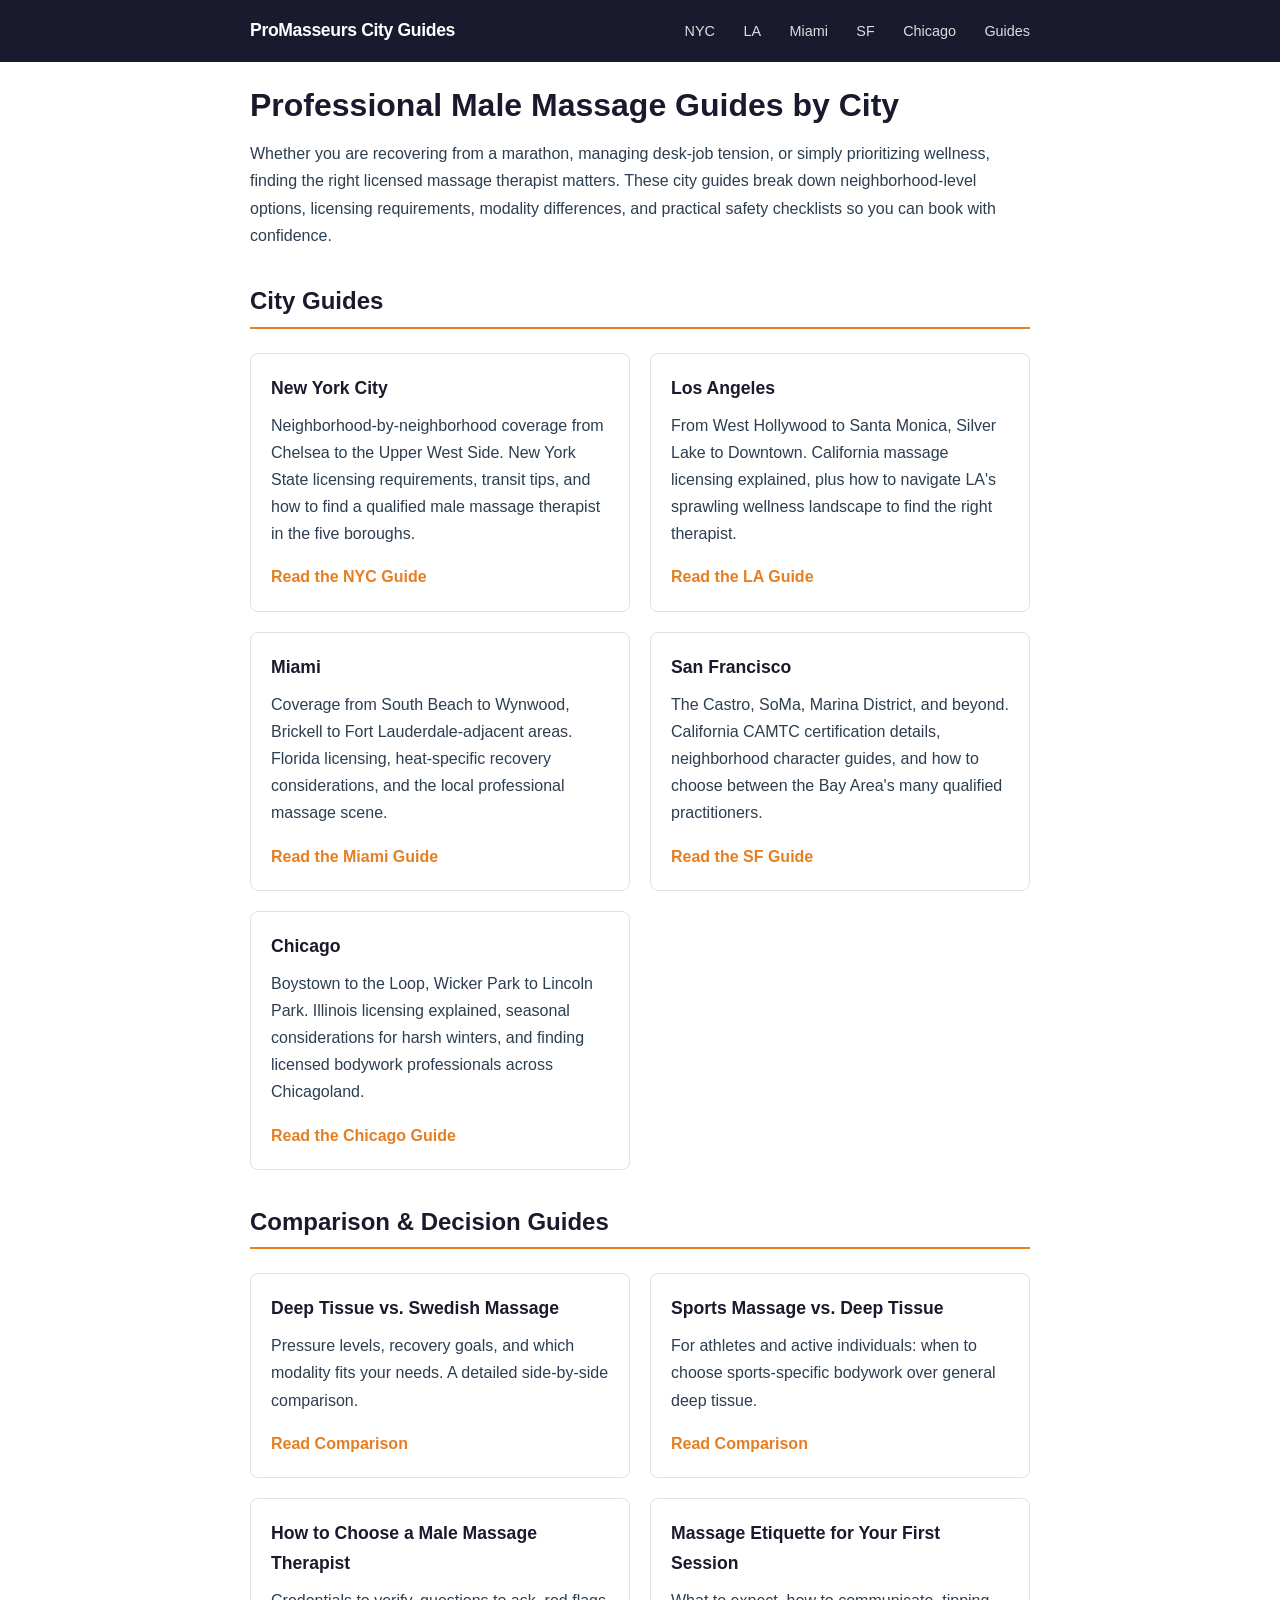
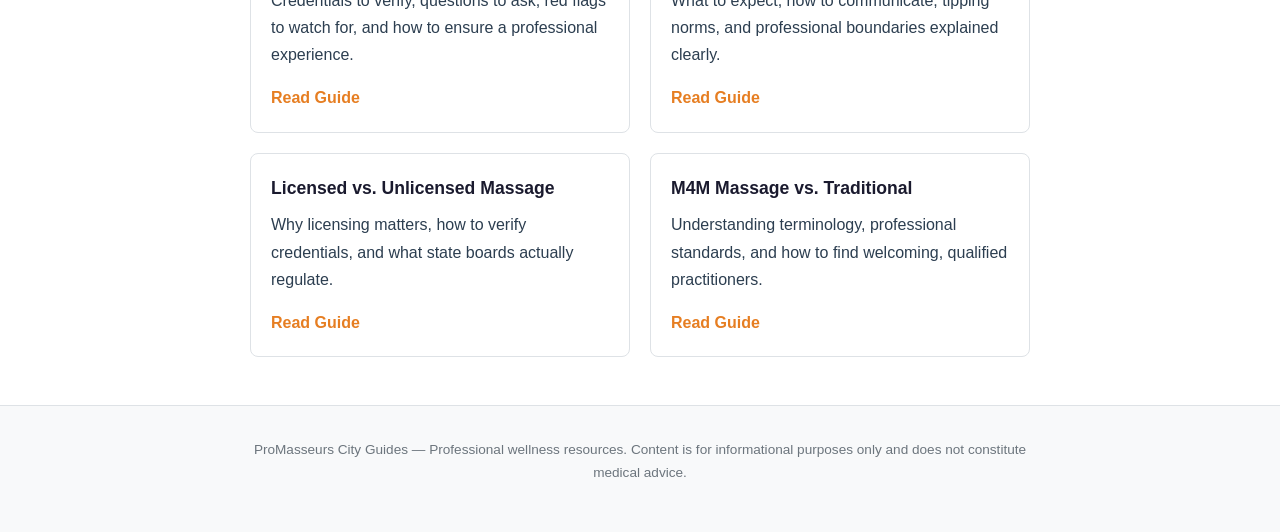
<file: index.html>
<!DOCTYPE html>
<html lang="en">
<head>
<meta charset="UTF-8">
<meta name="viewport" content="width=device-width, initial-scale=1.0">
<title>Professional Male Massage City Guides | ProMasseurs Resource Hub</title>
<meta name="description" content="Expert city-by-city guides for finding licensed male massage therapists. Neighborhood coverage, safety checklists, and modality guides for NYC, LA, Miami, San Francisco, and Chicago.">
<link rel="canonical" href="https://masseurspro.github.io/promasseurs-city-intent-guides/">
<meta property="og:title" content="Professional Male Massage City Guides | ProMasseurs Resource Hub">
<meta property="og:description" content="Expert city-by-city guides for finding licensed male massage therapists. Neighborhood coverage, safety checklists, and modality guides.">
<meta property="og:type" content="website">
<meta property="og:url" content="https://masseurspro.github.io/promasseurs-city-intent-guides/">
<link rel="stylesheet" href="style.css">
<script type="application/ld+json">
{"@context":"https://schema.org","@type":"WebSite","name":"ProMasseurs City Guides","url":"https://masseurspro.github.io/promasseurs-city-intent-guides/","description":"Professional city guides for finding licensed male massage therapists"}
</script>
</head>
<body>
<header>
<div class="container">
<a href="/" class="site-title">ProMasseurs City Guides</a>
<nav>
<a href="/promasseurs-city-intent-guides/cities/new-york/">NYC</a>
<a href="/promasseurs-city-intent-guides/cities/los-angeles/">LA</a>
<a href="/promasseurs-city-intent-guides/cities/miami/">Miami</a>
<a href="/promasseurs-city-intent-guides/cities/san-francisco/">SF</a>
<a href="/promasseurs-city-intent-guides/cities/chicago/">Chicago</a>
<a href="/promasseurs-city-intent-guides/guides/">Guides</a>
</nav>
</div>
</header>
<main class="container">
<h1>Professional Male Massage Guides by City</h1>
<p>Whether you are recovering from a marathon, managing desk-job tension, or simply prioritizing wellness, finding the right licensed massage therapist matters. These city guides break down neighborhood-level options, licensing requirements, modality differences, and practical safety checklists so you can book with confidence.</p>

<h2>City Guides</h2>
<div class="guide-grid">
<div class="guide-card">
<h3>New York City</h3>
<p>Neighborhood-by-neighborhood coverage from Chelsea to the Upper West Side. New York State licensing requirements, transit tips, and how to find a qualified male massage therapist in the five boroughs.</p>
<a href="/promasseurs-city-intent-guides/cities/new-york/">Read the NYC Guide</a>
</div>
<div class="guide-card">
<h3>Los Angeles</h3>
<p>From West Hollywood to Santa Monica, Silver Lake to Downtown. California massage licensing explained, plus how to navigate LA's sprawling wellness landscape to find the right therapist.</p>
<a href="/promasseurs-city-intent-guides/cities/los-angeles/">Read the LA Guide</a>
</div>
<div class="guide-card">
<h3>Miami</h3>
<p>Coverage from South Beach to Wynwood, Brickell to Fort Lauderdale-adjacent areas. Florida licensing, heat-specific recovery considerations, and the local professional massage scene.</p>
<a href="/promasseurs-city-intent-guides/cities/miami/">Read the Miami Guide</a>
</div>
<div class="guide-card">
<h3>San Francisco</h3>
<p>The Castro, SoMa, Marina District, and beyond. California CAMTC certification details, neighborhood character guides, and how to choose between the Bay Area's many qualified practitioners.</p>
<a href="/promasseurs-city-intent-guides/cities/san-francisco/">Read the SF Guide</a>
</div>
<div class="guide-card">
<h3>Chicago</h3>
<p>Boystown to the Loop, Wicker Park to Lincoln Park. Illinois licensing explained, seasonal considerations for harsh winters, and finding licensed bodywork professionals across Chicagoland.</p>
<a href="/promasseurs-city-intent-guides/cities/chicago/">Read the Chicago Guide</a>
</div>
</div>

<h2>Comparison &amp; Decision Guides</h2>
<div class="guide-grid">
<div class="guide-card">
<h3>Deep Tissue vs. Swedish Massage</h3>
<p>Pressure levels, recovery goals, and which modality fits your needs. A detailed side-by-side comparison.</p>
<a href="/promasseurs-city-intent-guides/guides/deep-tissue-vs-swedish.html">Read Comparison</a>
</div>
<div class="guide-card">
<h3>Sports Massage vs. Deep Tissue</h3>
<p>For athletes and active individuals: when to choose sports-specific bodywork over general deep tissue.</p>
<a href="/promasseurs-city-intent-guides/guides/sports-massage-vs-deep-tissue.html">Read Comparison</a>
</div>
<div class="guide-card">
<h3>How to Choose a Male Massage Therapist</h3>
<p>Credentials to verify, questions to ask, red flags to watch for, and how to ensure a professional experience.</p>
<a href="/promasseurs-city-intent-guides/guides/how-to-choose-male-massage-therapist.html">Read Guide</a>
</div>
<div class="guide-card">
<h3>Massage Etiquette for Your First Session</h3>
<p>What to expect, how to communicate, tipping norms, and professional boundaries explained clearly.</p>
<a href="/promasseurs-city-intent-guides/guides/massage-etiquette-first-session.html">Read Guide</a>
</div>
<div class="guide-card">
<h3>Licensed vs. Unlicensed Massage</h3>
<p>Why licensing matters, how to verify credentials, and what state boards actually regulate.</p>
<a href="/promasseurs-city-intent-guides/guides/licensed-vs-unlicensed-massage.html">Read Guide</a>
</div>
<div class="guide-card">
<h3>M4M Massage vs. Traditional</h3>
<p>Understanding terminology, professional standards, and how to find welcoming, qualified practitioners.</p>
<a href="/promasseurs-city-intent-guides/guides/m4m-massage-vs-traditional.html">Read Guide</a>
</div>
</div>
</main>
<footer>
<div class="container">
<p>ProMasseurs City Guides — Professional wellness resources. Content is for informational purposes only and does not constitute medical advice.</p>
</div>
</footer>
</body>
</html>
</file>
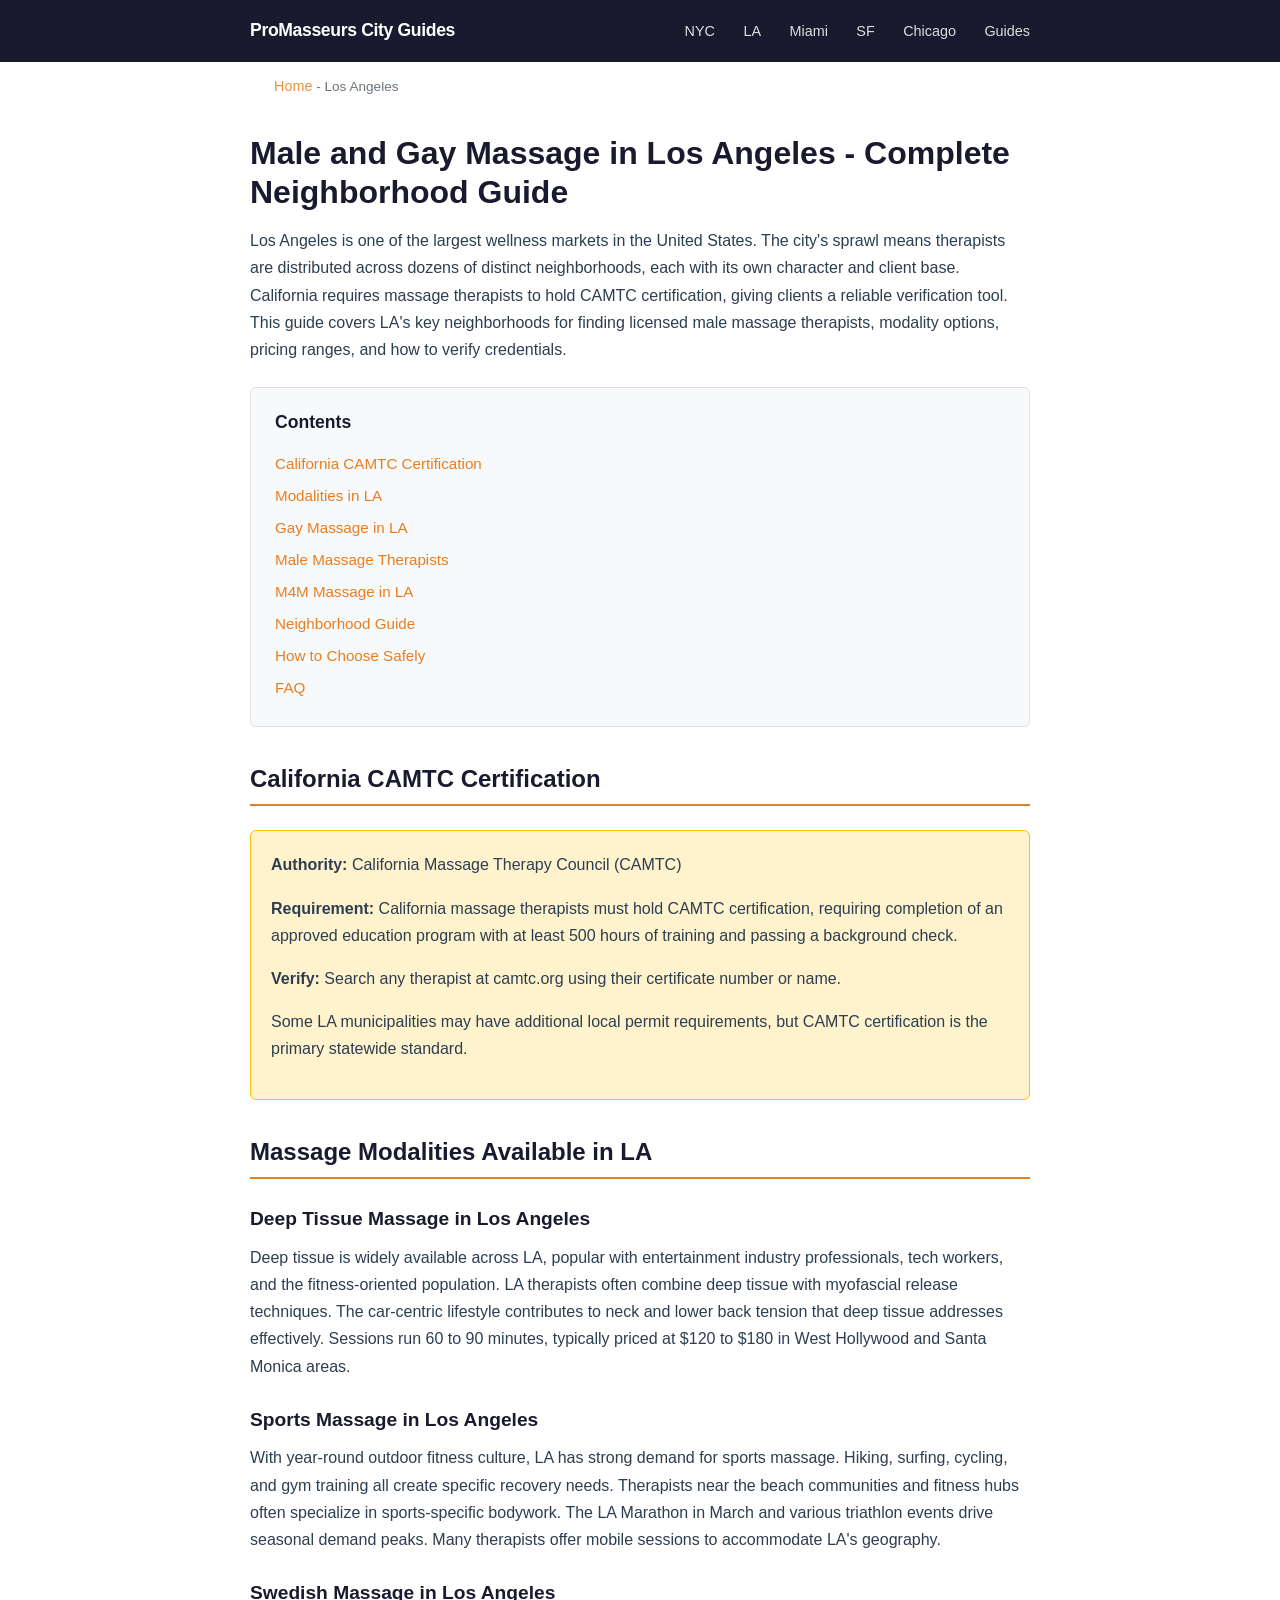
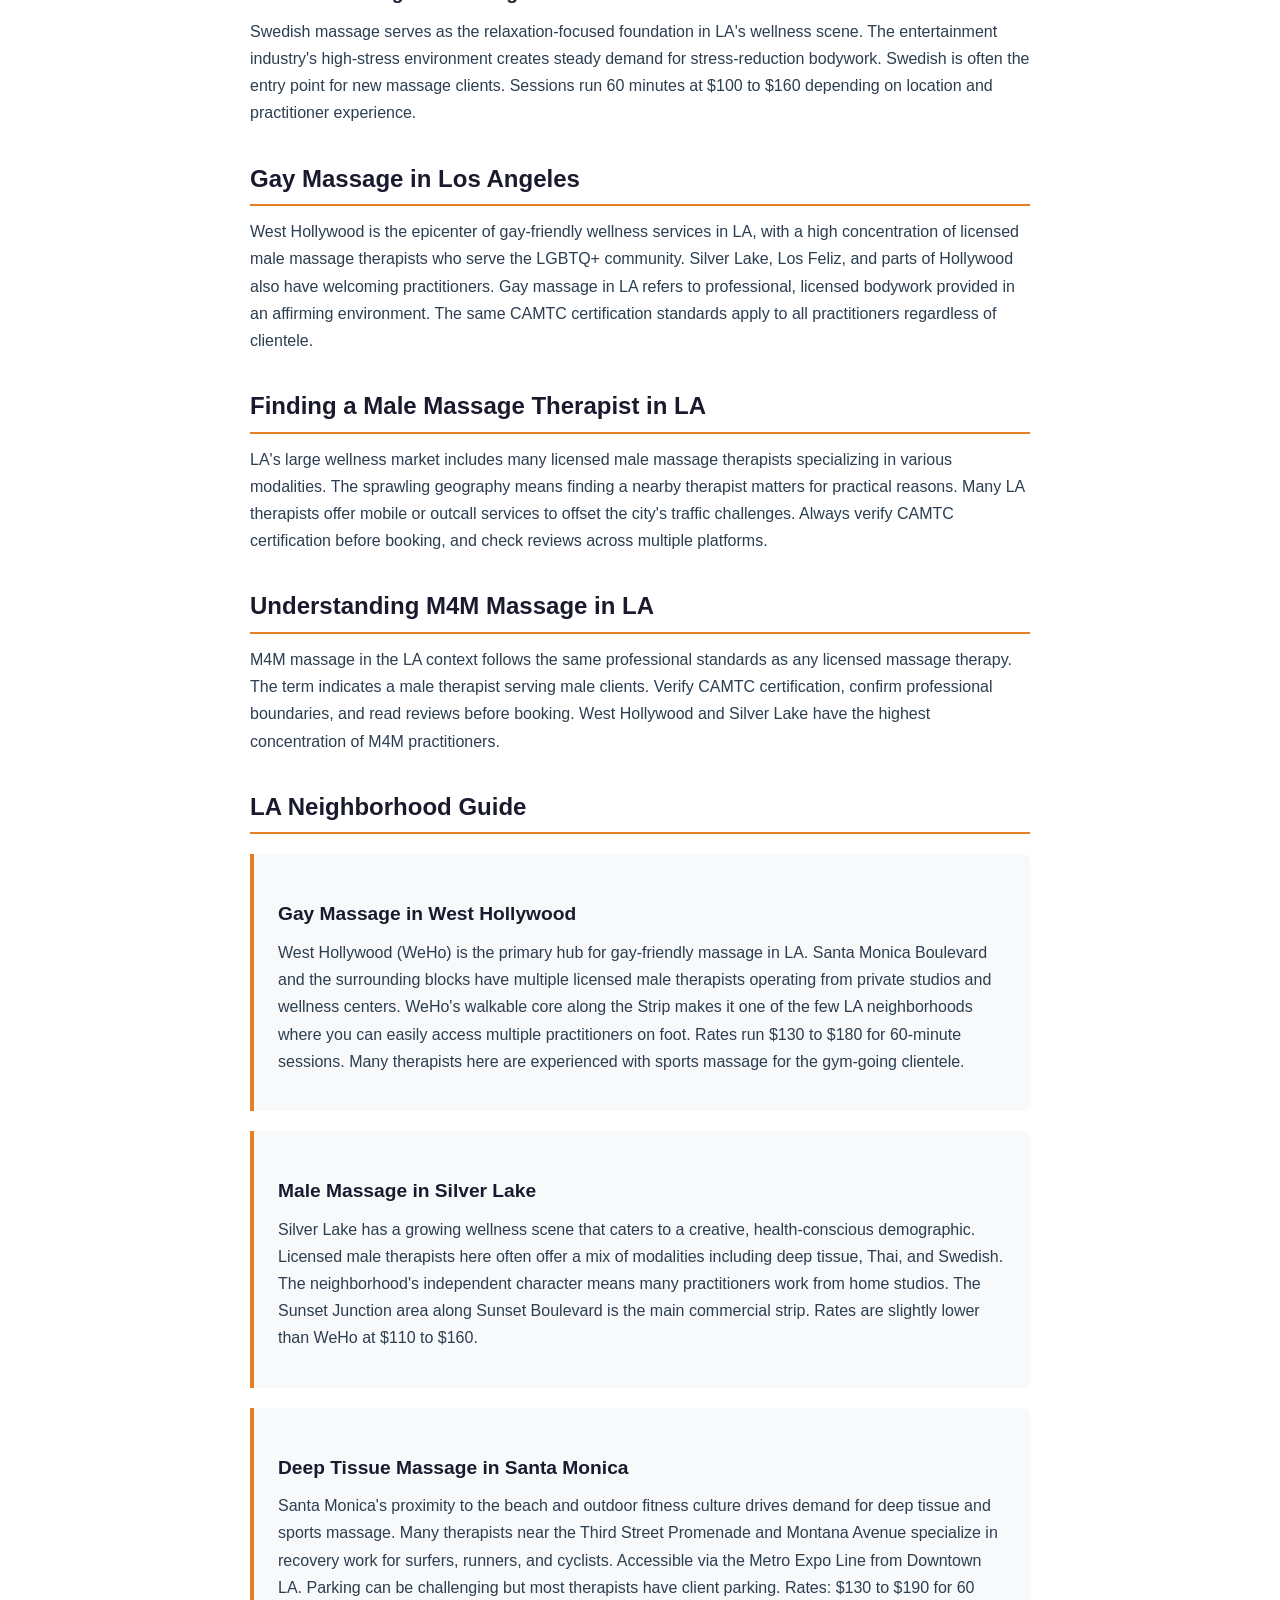
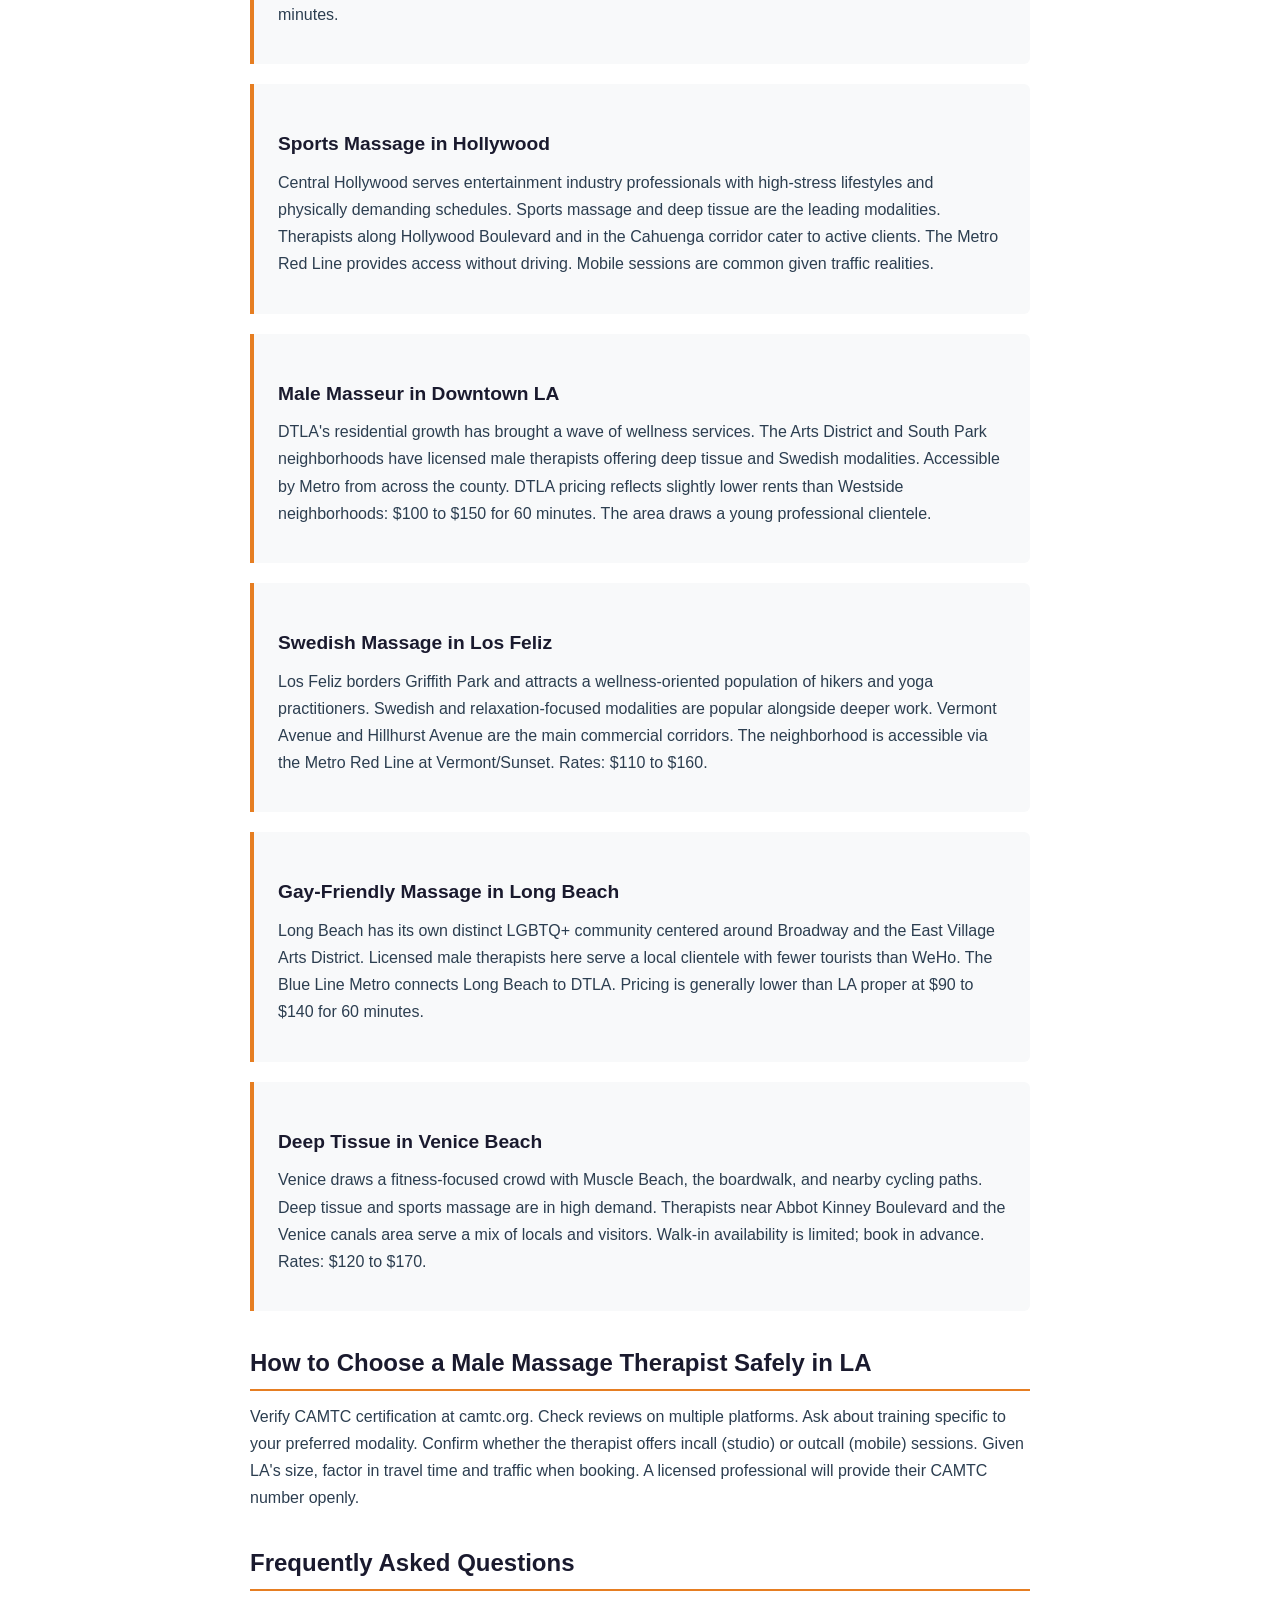
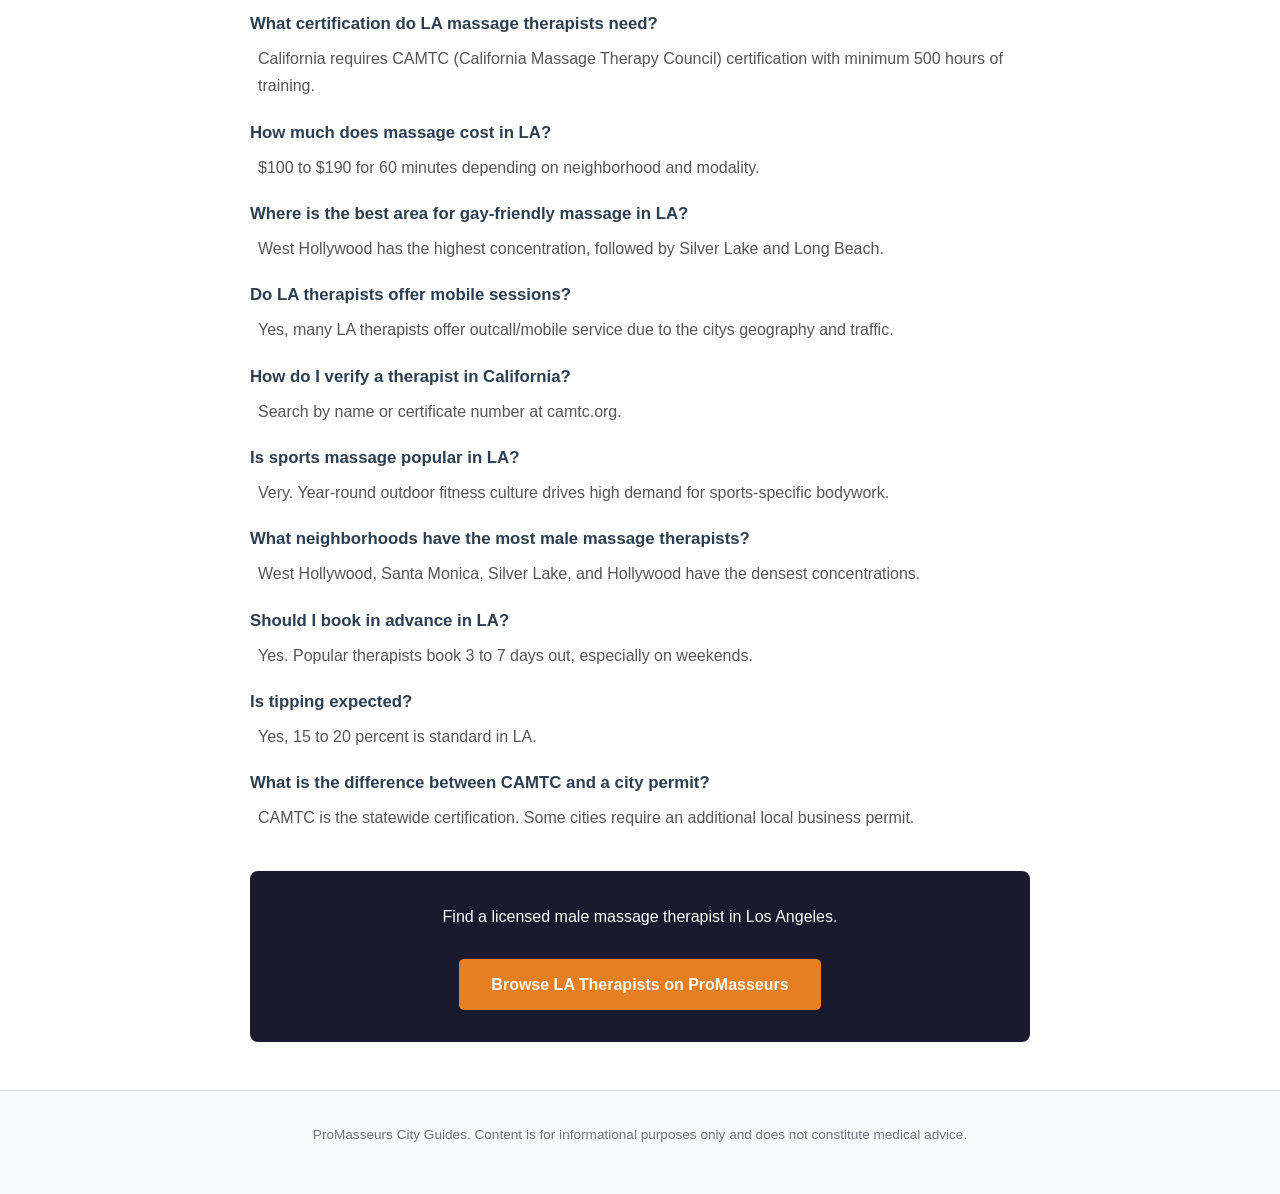
<file: cities/los-angeles/index.html>
<!DOCTYPE html>
<html lang="en">
<head>
<meta charset="UTF-8">
<meta name="viewport" content="width=device-width, initial-scale=1.0">
<title>Male and Gay Massage in Los Angeles - Neighborhood Guide</title>
<meta name="description" content="LA guide to finding licensed male massage therapists. West Hollywood, Silver Lake, Santa Monica, DTLA and more. CAMTC certification, costs, and safety tips.">
<link rel="canonical" href="https://masseurspro.github.io/promasseurs-city-intent-guides/cities/los-angeles/">
<meta property="og:title" content="Male and Gay Massage in Los Angeles - Neighborhood Guide">
<meta property="og:description" content="LA guide to licensed male massage therapists by neighborhood.">
<meta property="og:type" content="article">
<meta property="og:url" content="https://masseurspro.github.io/promasseurs-city-intent-guides/cities/los-angeles/">
<link rel="stylesheet" href="https://masseurspro.github.io/promasseurs-city-intent-guides/style.css">
</head>
<body>
<header><div class="container"><a href="https://masseurspro.github.io/promasseurs-city-intent-guides/" class="site-title">ProMasseurs City Guides</a><nav><a href="https://masseurspro.github.io/promasseurs-city-intent-guides/cities/new-york/">NYC</a> <a href="https://masseurspro.github.io/promasseurs-city-intent-guides/cities/los-angeles/">LA</a> <a href="https://masseurspro.github.io/promasseurs-city-intent-guides/cities/miami/">Miami</a> <a href="https://masseurspro.github.io/promasseurs-city-intent-guides/cities/san-francisco/">SF</a> <a href="https://masseurspro.github.io/promasseurs-city-intent-guides/cities/chicago/">Chicago</a> <a href="https://masseurspro.github.io/promasseurs-city-intent-guides/guides/">Guides</a></nav></div></header>
<main class="container">
<nav class="breadcrumb" aria-label="Breadcrumb"><a href="https://masseurspro.github.io/promasseurs-city-intent-guides/">Home</a> - Los Angeles</nav>
<h1>Male and Gay Massage in Los Angeles - Complete Neighborhood Guide</h1>
<p>Los Angeles is one of the largest wellness markets in the United States. The city's sprawl means therapists are distributed across dozens of distinct neighborhoods, each with its own character and client base. California requires massage therapists to hold CAMTC certification, giving clients a reliable verification tool. This guide covers LA's key neighborhoods for finding licensed male massage therapists, modality options, pricing ranges, and how to verify credentials.</p>
<div class="toc"><h2>Contents</h2><ul><li><a href="#licensing">California CAMTC Certification</a></li><li><a href="#modalities">Modalities in LA</a></li><li><a href="#gay-massage">Gay Massage in LA</a></li><li><a href="#male-therapist">Male Massage Therapists</a></li><li><a href="#m4m">M4M Massage in LA</a></li><li><a href="#neighborhoods">Neighborhood Guide</a></li><li><a href="#choosing">How to Choose Safely</a></li><li><a href="#faq">FAQ</a></li></ul></div>
<h2 id="licensing">California CAMTC Certification</h2>
<div class="licensing-box"><p><strong>Authority:</strong> California Massage Therapy Council (CAMTC)</p><p><strong>Requirement:</strong> California massage therapists must hold CAMTC certification, requiring completion of an approved education program with at least 500 hours of training and passing a background check.</p><p><strong>Verify:</strong> Search any therapist at camtc.org using their certificate number or name.</p><p>Some LA municipalities may have additional local permit requirements, but CAMTC certification is the primary statewide standard.</p></div>
<h2 id="modalities">Massage Modalities Available in LA</h2>
<h3>Deep Tissue Massage in Los Angeles</h3>
<p>Deep tissue is widely available across LA, popular with entertainment industry professionals, tech workers, and the fitness-oriented population. LA therapists often combine deep tissue with myofascial release techniques. The car-centric lifestyle contributes to neck and lower back tension that deep tissue addresses effectively. Sessions run 60 to 90 minutes, typically priced at $120 to $180 in West Hollywood and Santa Monica areas.</p>
<h3>Sports Massage in Los Angeles</h3>
<p>With year-round outdoor fitness culture, LA has strong demand for sports massage. Hiking, surfing, cycling, and gym training all create specific recovery needs. Therapists near the beach communities and fitness hubs often specialize in sports-specific bodywork. The LA Marathon in March and various triathlon events drive seasonal demand peaks. Many therapists offer mobile sessions to accommodate LA's geography.</p>
<h3>Swedish Massage in Los Angeles</h3>
<p>Swedish massage serves as the relaxation-focused foundation in LA's wellness scene. The entertainment industry's high-stress environment creates steady demand for stress-reduction bodywork. Swedish is often the entry point for new massage clients. Sessions run 60 minutes at $100 to $160 depending on location and practitioner experience.</p>
<h2 id="gay-massage">Gay Massage in Los Angeles</h2>
<p>West Hollywood is the epicenter of gay-friendly wellness services in LA, with a high concentration of licensed male massage therapists who serve the LGBTQ+ community. Silver Lake, Los Feliz, and parts of Hollywood also have welcoming practitioners. Gay massage in LA refers to professional, licensed bodywork provided in an affirming environment. The same CAMTC certification standards apply to all practitioners regardless of clientele.</p>
<h2 id="male-therapist">Finding a Male Massage Therapist in LA</h2>
<p>LA's large wellness market includes many licensed male massage therapists specializing in various modalities. The sprawling geography means finding a nearby therapist matters for practical reasons. Many LA therapists offer mobile or outcall services to offset the city's traffic challenges. Always verify CAMTC certification before booking, and check reviews across multiple platforms.</p>
<h2 id="m4m">Understanding M4M Massage in LA</h2>
<p>M4M massage in the LA context follows the same professional standards as any licensed massage therapy. The term indicates a male therapist serving male clients. Verify CAMTC certification, confirm professional boundaries, and read reviews before booking. West Hollywood and Silver Lake have the highest concentration of M4M practitioners.</p>
<h2 id="neighborhoods">LA Neighborhood Guide</h2>
<div class="neighborhood-section"><h3>Gay Massage in West Hollywood</h3><p>West Hollywood (WeHo) is the primary hub for gay-friendly massage in LA. Santa Monica Boulevard and the surrounding blocks have multiple licensed male therapists operating from private studios and wellness centers. WeHo's walkable core along the Strip makes it one of the few LA neighborhoods where you can easily access multiple practitioners on foot. Rates run $130 to $180 for 60-minute sessions. Many therapists here are experienced with sports massage for the gym-going clientele.</p></div>
<div class="neighborhood-section"><h3>Male Massage in Silver Lake</h3><p>Silver Lake has a growing wellness scene that caters to a creative, health-conscious demographic. Licensed male therapists here often offer a mix of modalities including deep tissue, Thai, and Swedish. The neighborhood's independent character means many practitioners work from home studios. The Sunset Junction area along Sunset Boulevard is the main commercial strip. Rates are slightly lower than WeHo at $110 to $160.</p></div>
<div class="neighborhood-section"><h3>Deep Tissue Massage in Santa Monica</h3><p>Santa Monica's proximity to the beach and outdoor fitness culture drives demand for deep tissue and sports massage. Many therapists near the Third Street Promenade and Montana Avenue specialize in recovery work for surfers, runners, and cyclists. Accessible via the Metro Expo Line from Downtown LA. Parking can be challenging but most therapists have client parking. Rates: $130 to $190 for 60 minutes.</p></div>
<div class="neighborhood-section"><h3>Sports Massage in Hollywood</h3><p>Central Hollywood serves entertainment industry professionals with high-stress lifestyles and physically demanding schedules. Sports massage and deep tissue are the leading modalities. Therapists along Hollywood Boulevard and in the Cahuenga corridor cater to active clients. The Metro Red Line provides access without driving. Mobile sessions are common given traffic realities.</p></div>
<div class="neighborhood-section"><h3>Male Masseur in Downtown LA</h3><p>DTLA's residential growth has brought a wave of wellness services. The Arts District and South Park neighborhoods have licensed male therapists offering deep tissue and Swedish modalities. Accessible by Metro from across the county. DTLA pricing reflects slightly lower rents than Westside neighborhoods: $100 to $150 for 60 minutes. The area draws a young professional clientele.</p></div>
<div class="neighborhood-section"><h3>Swedish Massage in Los Feliz</h3><p>Los Feliz borders Griffith Park and attracts a wellness-oriented population of hikers and yoga practitioners. Swedish and relaxation-focused modalities are popular alongside deeper work. Vermont Avenue and Hillhurst Avenue are the main commercial corridors. The neighborhood is accessible via the Metro Red Line at Vermont/Sunset. Rates: $110 to $160.</p></div>
<div class="neighborhood-section"><h3>Gay-Friendly Massage in Long Beach</h3><p>Long Beach has its own distinct LGBTQ+ community centered around Broadway and the East Village Arts District. Licensed male therapists here serve a local clientele with fewer tourists than WeHo. The Blue Line Metro connects Long Beach to DTLA. Pricing is generally lower than LA proper at $90 to $140 for 60 minutes.</p></div>
<div class="neighborhood-section"><h3>Deep Tissue in Venice Beach</h3><p>Venice draws a fitness-focused crowd with Muscle Beach, the boardwalk, and nearby cycling paths. Deep tissue and sports massage are in high demand. Therapists near Abbot Kinney Boulevard and the Venice canals area serve a mix of locals and visitors. Walk-in availability is limited; book in advance. Rates: $120 to $170.</p></div>
<h2 id="choosing">How to Choose a Male Massage Therapist Safely in LA</h2>
<p>Verify CAMTC certification at camtc.org. Check reviews on multiple platforms. Ask about training specific to your preferred modality. Confirm whether the therapist offers incall (studio) or outcall (mobile) sessions. Given LA's size, factor in travel time and traffic when booking. A licensed professional will provide their CAMTC number openly.</p>
<h2 id="faq">Frequently Asked Questions</h2>
<div class="faq-item"><h4>What certification do LA massage therapists need?</h4><p>California requires CAMTC (California Massage Therapy Council) certification with minimum 500 hours of training.</p></div>
<div class="faq-item"><h4>How much does massage cost in LA?</h4><p>$100 to $190 for 60 minutes depending on neighborhood and modality.</p></div>
<div class="faq-item"><h4>Where is the best area for gay-friendly massage in LA?</h4><p>West Hollywood has the highest concentration, followed by Silver Lake and Long Beach.</p></div>
<div class="faq-item"><h4>Do LA therapists offer mobile sessions?</h4><p>Yes, many LA therapists offer outcall/mobile service due to the citys geography and traffic.</p></div>
<div class="faq-item"><h4>How do I verify a therapist in California?</h4><p>Search by name or certificate number at camtc.org.</p></div>
<div class="faq-item"><h4>Is sports massage popular in LA?</h4><p>Very. Year-round outdoor fitness culture drives high demand for sports-specific bodywork.</p></div>
<div class="faq-item"><h4>What neighborhoods have the most male massage therapists?</h4><p>West Hollywood, Santa Monica, Silver Lake, and Hollywood have the densest concentrations.</p></div>
<div class="faq-item"><h4>Should I book in advance in LA?</h4><p>Yes. Popular therapists book 3 to 7 days out, especially on weekends.</p></div>
<div class="faq-item"><h4>Is tipping expected?</h4><p>Yes, 15 to 20 percent is standard in LA.</p></div>
<div class="faq-item"><h4>What is the difference between CAMTC and a city permit?</h4><p>CAMTC is the statewide certification. Some cities require an additional local business permit.</p></div>
<div class="cta-block"><p>Find a licensed male massage therapist in Los Angeles.</p><a href="https://promasseurs.com/Browse?city=Los+Angeles%2C+CA&utm_source=github&utm_medium=referral&utm_campaign=promasseurs_github_2026&utm_content=cityguide_la">Browse LA Therapists on ProMasseurs</a></div>
</main>
<footer><div class="container"><p>ProMasseurs City Guides. Content is for informational purposes only and does not constitute medical advice.</p></div></footer>
</body>
</html>
</file>
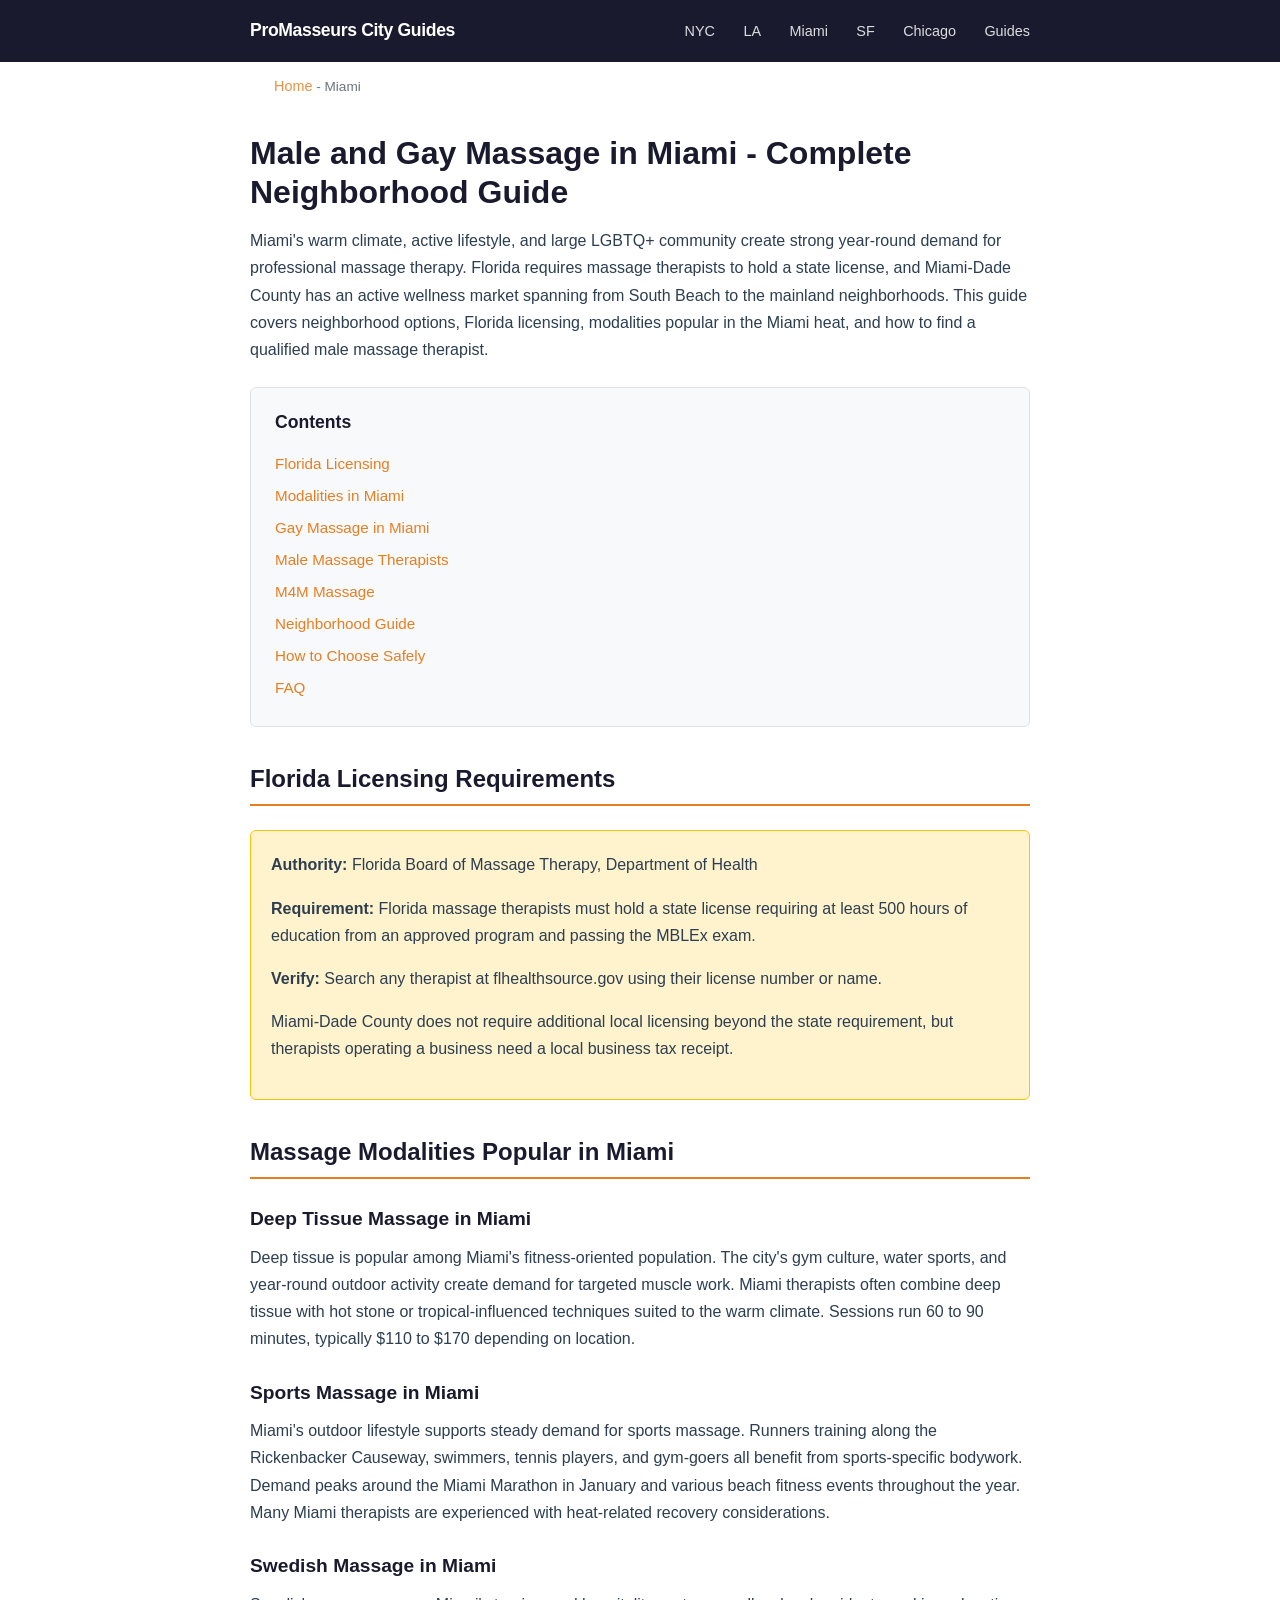
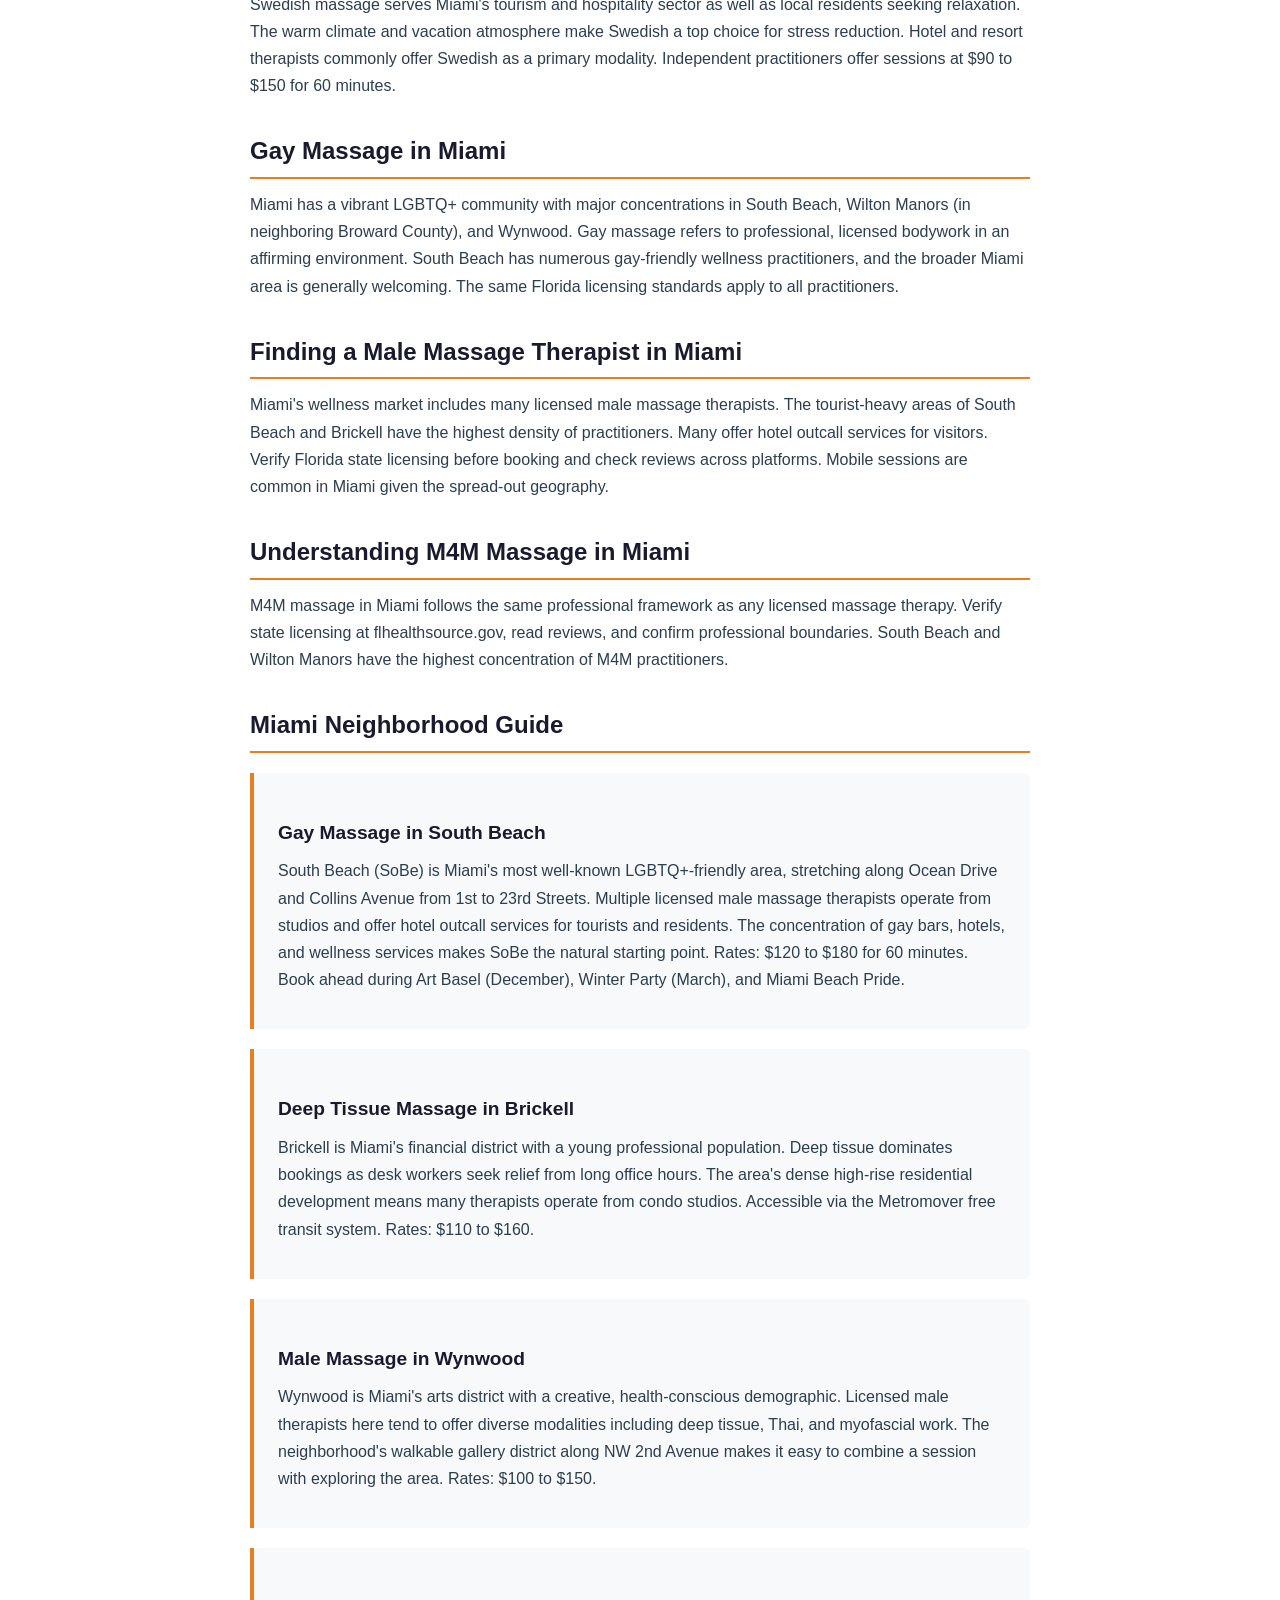
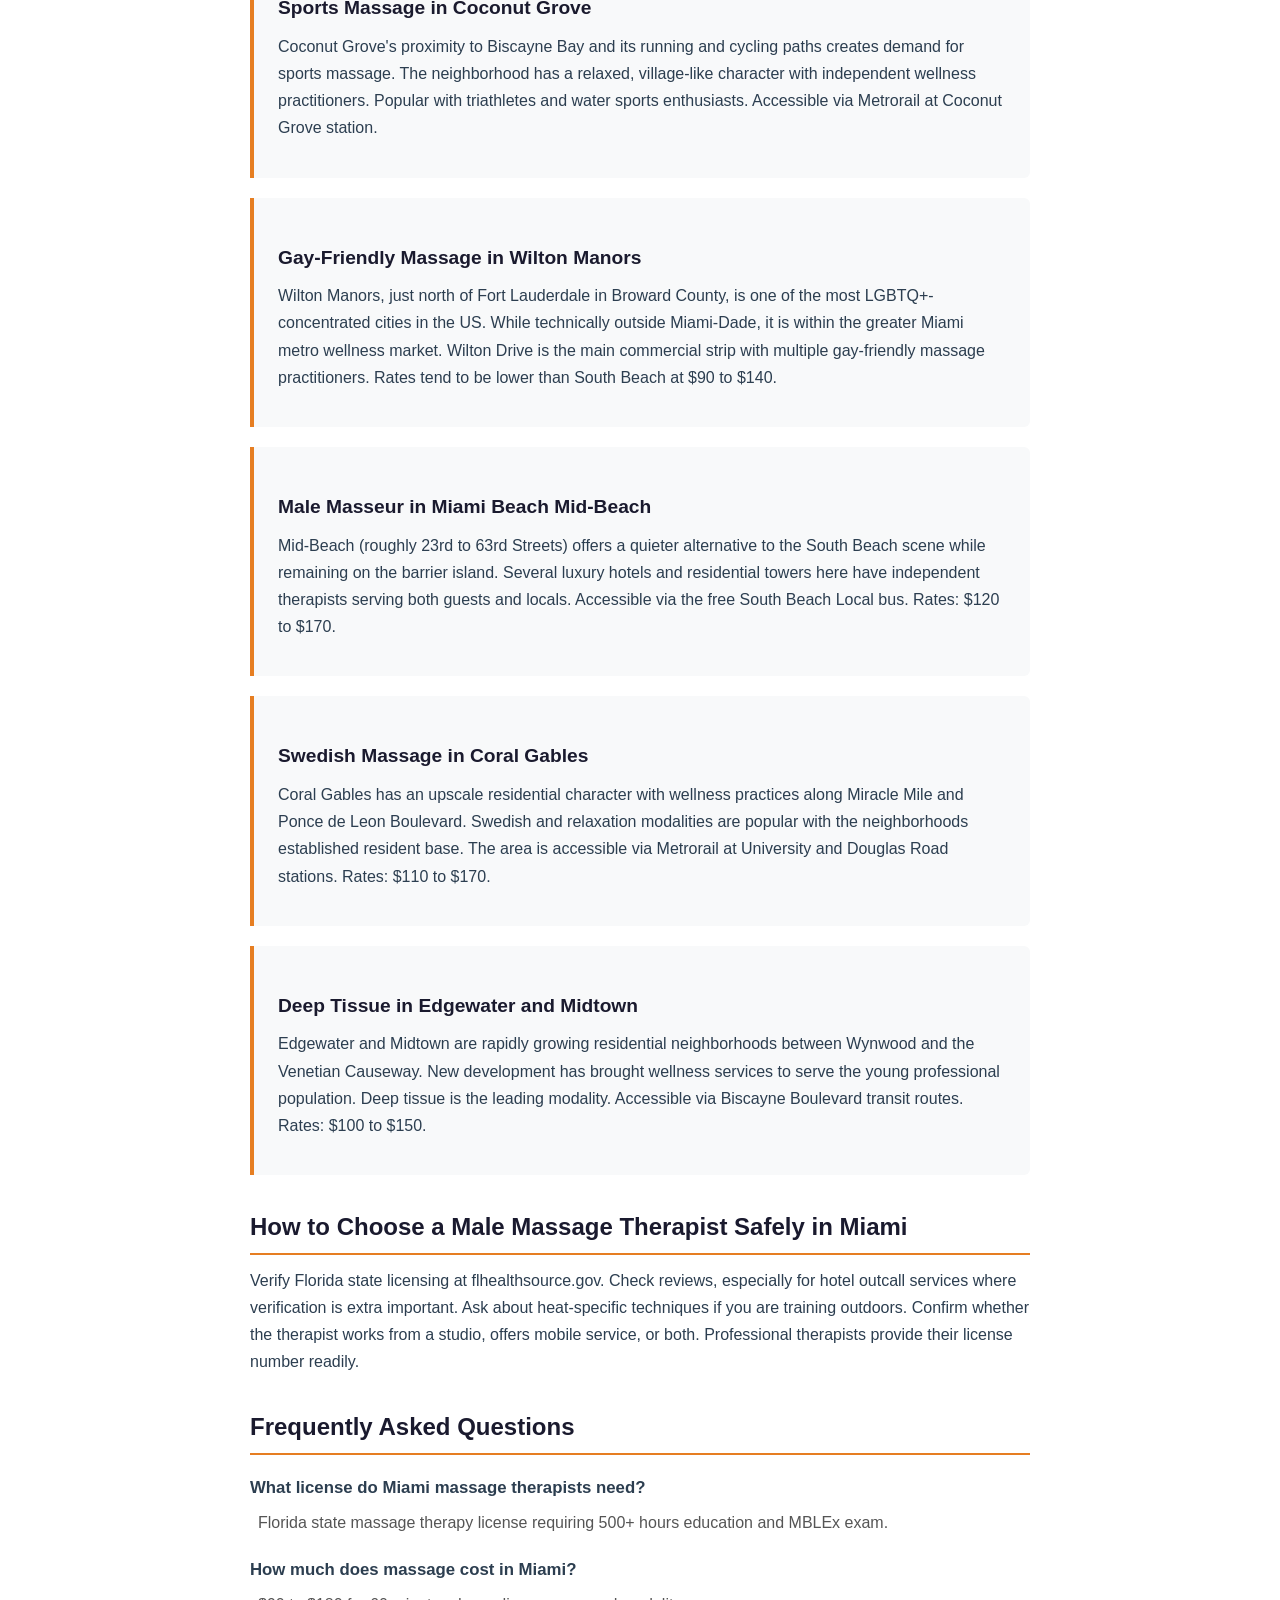
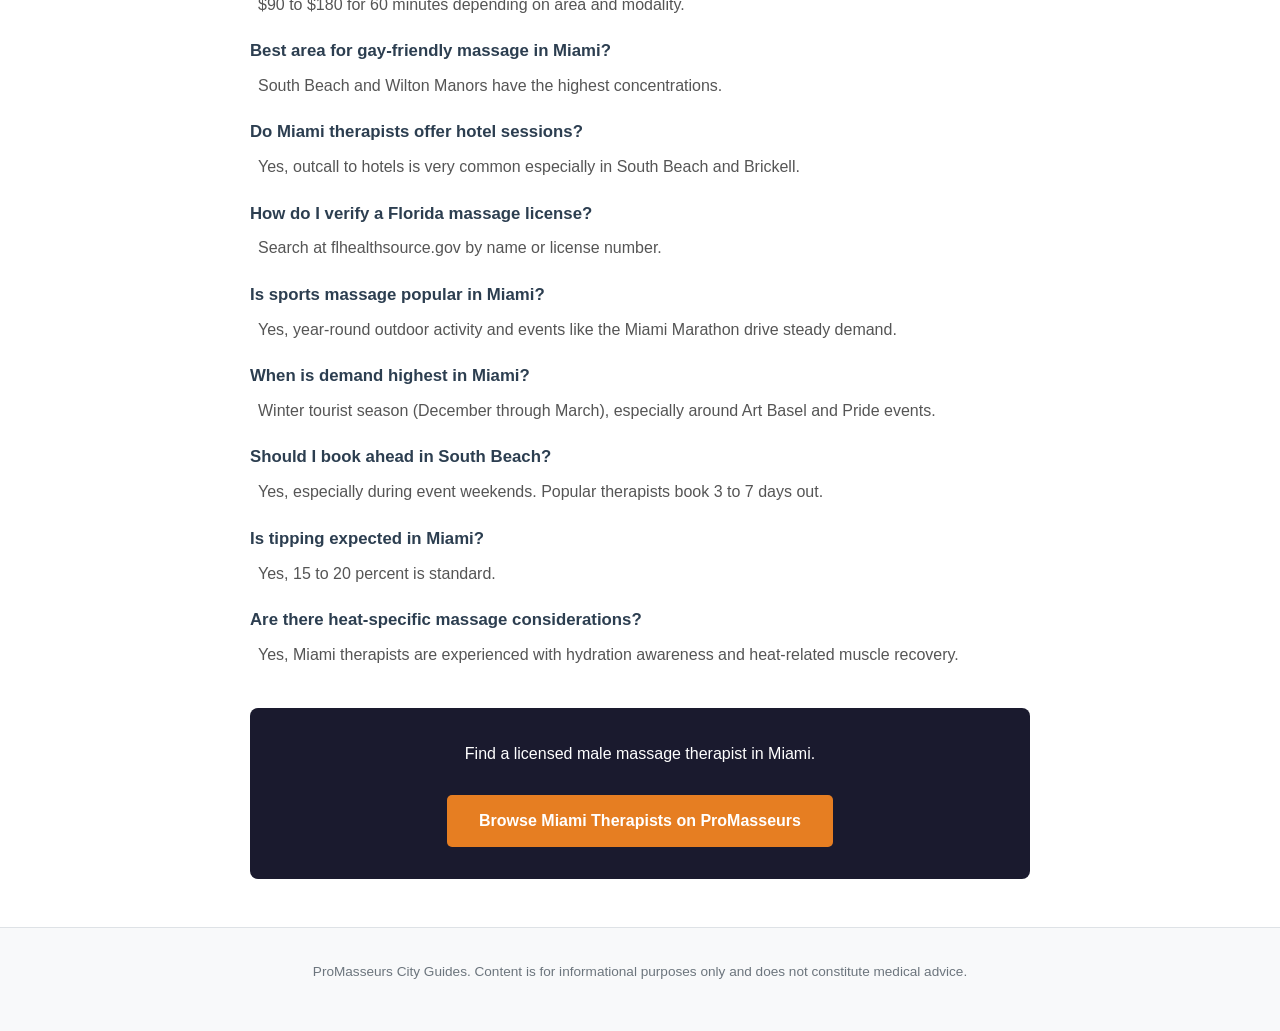
<file: cities/miami/index.html>
<!DOCTYPE html>
<html lang="en">
<head>
<meta charset="UTF-8">
<meta name="viewport" content="width=device-width, initial-scale=1.0">
<title>Male and Gay Massage in Miami - Neighborhood Guide</title>
<meta name="description" content="Miami guide to finding licensed male massage therapists. South Beach, Wynwood, Brickell, Wilton Manors and more. Florida licensing, costs, and safety tips.">
<link rel="canonical" href="https://masseurspro.github.io/promasseurs-city-intent-guides/cities/miami/">
<meta property="og:title" content="Male and Gay Massage in Miami - Neighborhood Guide">
<meta property="og:description" content="Miami guide to licensed male massage therapists by neighborhood.">
<meta property="og:type" content="article">
<meta property="og:url" content="https://masseurspro.github.io/promasseurs-city-intent-guides/cities/miami/">
<link rel="stylesheet" href="https://masseurspro.github.io/promasseurs-city-intent-guides/style.css">
</head>
<body>
<header><div class="container"><a href="https://masseurspro.github.io/promasseurs-city-intent-guides/" class="site-title">ProMasseurs City Guides</a><nav><a href="https://masseurspro.github.io/promasseurs-city-intent-guides/cities/new-york/">NYC</a> <a href="https://masseurspro.github.io/promasseurs-city-intent-guides/cities/los-angeles/">LA</a> <a href="https://masseurspro.github.io/promasseurs-city-intent-guides/cities/miami/">Miami</a> <a href="https://masseurspro.github.io/promasseurs-city-intent-guides/cities/san-francisco/">SF</a> <a href="https://masseurspro.github.io/promasseurs-city-intent-guides/cities/chicago/">Chicago</a> <a href="https://masseurspro.github.io/promasseurs-city-intent-guides/guides/">Guides</a></nav></div></header>
<main class="container">
<nav class="breadcrumb" aria-label="Breadcrumb"><a href="https://masseurspro.github.io/promasseurs-city-intent-guides/">Home</a> - Miami</nav>
<h1>Male and Gay Massage in Miami - Complete Neighborhood Guide</h1>
<p>Miami's warm climate, active lifestyle, and large LGBTQ+ community create strong year-round demand for professional massage therapy. Florida requires massage therapists to hold a state license, and Miami-Dade County has an active wellness market spanning from South Beach to the mainland neighborhoods. This guide covers neighborhood options, Florida licensing, modalities popular in the Miami heat, and how to find a qualified male massage therapist.</p>
<div class="toc"><h2>Contents</h2><ul><li><a href="#licensing">Florida Licensing</a></li><li><a href="#modalities">Modalities in Miami</a></li><li><a href="#gay-massage">Gay Massage in Miami</a></li><li><a href="#male-therapist">Male Massage Therapists</a></li><li><a href="#m4m">M4M Massage</a></li><li><a href="#neighborhoods">Neighborhood Guide</a></li><li><a href="#choosing">How to Choose Safely</a></li><li><a href="#faq">FAQ</a></li></ul></div>
<h2 id="licensing">Florida Licensing Requirements</h2>
<div class="licensing-box"><p><strong>Authority:</strong> Florida Board of Massage Therapy, Department of Health</p><p><strong>Requirement:</strong> Florida massage therapists must hold a state license requiring at least 500 hours of education from an approved program and passing the MBLEx exam.</p><p><strong>Verify:</strong> Search any therapist at flhealthsource.gov using their license number or name.</p><p>Miami-Dade County does not require additional local licensing beyond the state requirement, but therapists operating a business need a local business tax receipt.</p></div>
<h2 id="modalities">Massage Modalities Popular in Miami</h2>
<h3>Deep Tissue Massage in Miami</h3>
<p>Deep tissue is popular among Miami's fitness-oriented population. The city's gym culture, water sports, and year-round outdoor activity create demand for targeted muscle work. Miami therapists often combine deep tissue with hot stone or tropical-influenced techniques suited to the warm climate. Sessions run 60 to 90 minutes, typically $110 to $170 depending on location.</p>
<h3>Sports Massage in Miami</h3>
<p>Miami's outdoor lifestyle supports steady demand for sports massage. Runners training along the Rickenbacker Causeway, swimmers, tennis players, and gym-goers all benefit from sports-specific bodywork. Demand peaks around the Miami Marathon in January and various beach fitness events throughout the year. Many Miami therapists are experienced with heat-related recovery considerations.</p>
<h3>Swedish Massage in Miami</h3>
<p>Swedish massage serves Miami's tourism and hospitality sector as well as local residents seeking relaxation. The warm climate and vacation atmosphere make Swedish a top choice for stress reduction. Hotel and resort therapists commonly offer Swedish as a primary modality. Independent practitioners offer sessions at $90 to $150 for 60 minutes.</p>
<h2 id="gay-massage">Gay Massage in Miami</h2>
<p>Miami has a vibrant LGBTQ+ community with major concentrations in South Beach, Wilton Manors (in neighboring Broward County), and Wynwood. Gay massage refers to professional, licensed bodywork in an affirming environment. South Beach has numerous gay-friendly wellness practitioners, and the broader Miami area is generally welcoming. The same Florida licensing standards apply to all practitioners.</p>
<h2 id="male-therapist">Finding a Male Massage Therapist in Miami</h2>
<p>Miami's wellness market includes many licensed male massage therapists. The tourist-heavy areas of South Beach and Brickell have the highest density of practitioners. Many offer hotel outcall services for visitors. Verify Florida state licensing before booking and check reviews across platforms. Mobile sessions are common in Miami given the spread-out geography.</p>
<h2 id="m4m">Understanding M4M Massage in Miami</h2>
<p>M4M massage in Miami follows the same professional framework as any licensed massage therapy. Verify state licensing at flhealthsource.gov, read reviews, and confirm professional boundaries. South Beach and Wilton Manors have the highest concentration of M4M practitioners.</p>
<h2 id="neighborhoods">Miami Neighborhood Guide</h2>
<div class="neighborhood-section"><h3>Gay Massage in South Beach</h3><p>South Beach (SoBe) is Miami's most well-known LGBTQ+-friendly area, stretching along Ocean Drive and Collins Avenue from 1st to 23rd Streets. Multiple licensed male massage therapists operate from studios and offer hotel outcall services for tourists and residents. The concentration of gay bars, hotels, and wellness services makes SoBe the natural starting point. Rates: $120 to $180 for 60 minutes. Book ahead during Art Basel (December), Winter Party (March), and Miami Beach Pride.</p></div>
<div class="neighborhood-section"><h3>Deep Tissue Massage in Brickell</h3><p>Brickell is Miami's financial district with a young professional population. Deep tissue dominates bookings as desk workers seek relief from long office hours. The area's dense high-rise residential development means many therapists operate from condo studios. Accessible via the Metromover free transit system. Rates: $110 to $160.</p></div>
<div class="neighborhood-section"><h3>Male Massage in Wynwood</h3><p>Wynwood is Miami's arts district with a creative, health-conscious demographic. Licensed male therapists here tend to offer diverse modalities including deep tissue, Thai, and myofascial work. The neighborhood's walkable gallery district along NW 2nd Avenue makes it easy to combine a session with exploring the area. Rates: $100 to $150.</p></div>
<div class="neighborhood-section"><h3>Sports Massage in Coconut Grove</h3><p>Coconut Grove's proximity to Biscayne Bay and its running and cycling paths creates demand for sports massage. The neighborhood has a relaxed, village-like character with independent wellness practitioners. Popular with triathletes and water sports enthusiasts. Accessible via Metrorail at Coconut Grove station.</p></div>
<div class="neighborhood-section"><h3>Gay-Friendly Massage in Wilton Manors</h3><p>Wilton Manors, just north of Fort Lauderdale in Broward County, is one of the most LGBTQ+-concentrated cities in the US. While technically outside Miami-Dade, it is within the greater Miami metro wellness market. Wilton Drive is the main commercial strip with multiple gay-friendly massage practitioners. Rates tend to be lower than South Beach at $90 to $140.</p></div>
<div class="neighborhood-section"><h3>Male Masseur in Miami Beach Mid-Beach</h3><p>Mid-Beach (roughly 23rd to 63rd Streets) offers a quieter alternative to the South Beach scene while remaining on the barrier island. Several luxury hotels and residential towers here have independent therapists serving both guests and locals. Accessible via the free South Beach Local bus. Rates: $120 to $170.</p></div>
<div class="neighborhood-section"><h3>Swedish Massage in Coral Gables</h3><p>Coral Gables has an upscale residential character with wellness practices along Miracle Mile and Ponce de Leon Boulevard. Swedish and relaxation modalities are popular with the neighborhoods established resident base. The area is accessible via Metrorail at University and Douglas Road stations. Rates: $110 to $170.</p></div>
<div class="neighborhood-section"><h3>Deep Tissue in Edgewater and Midtown</h3><p>Edgewater and Midtown are rapidly growing residential neighborhoods between Wynwood and the Venetian Causeway. New development has brought wellness services to serve the young professional population. Deep tissue is the leading modality. Accessible via Biscayne Boulevard transit routes. Rates: $100 to $150.</p></div>
<h2 id="choosing">How to Choose a Male Massage Therapist Safely in Miami</h2>
<p>Verify Florida state licensing at flhealthsource.gov. Check reviews, especially for hotel outcall services where verification is extra important. Ask about heat-specific techniques if you are training outdoors. Confirm whether the therapist works from a studio, offers mobile service, or both. Professional therapists provide their license number readily.</p>
<h2 id="faq">Frequently Asked Questions</h2>
<div class="faq-item"><h4>What license do Miami massage therapists need?</h4><p>Florida state massage therapy license requiring 500+ hours education and MBLEx exam.</p></div>
<div class="faq-item"><h4>How much does massage cost in Miami?</h4><p>$90 to $180 for 60 minutes depending on area and modality.</p></div>
<div class="faq-item"><h4>Best area for gay-friendly massage in Miami?</h4><p>South Beach and Wilton Manors have the highest concentrations.</p></div>
<div class="faq-item"><h4>Do Miami therapists offer hotel sessions?</h4><p>Yes, outcall to hotels is very common especially in South Beach and Brickell.</p></div>
<div class="faq-item"><h4>How do I verify a Florida massage license?</h4><p>Search at flhealthsource.gov by name or license number.</p></div>
<div class="faq-item"><h4>Is sports massage popular in Miami?</h4><p>Yes, year-round outdoor activity and events like the Miami Marathon drive steady demand.</p></div>
<div class="faq-item"><h4>When is demand highest in Miami?</h4><p>Winter tourist season (December through March), especially around Art Basel and Pride events.</p></div>
<div class="faq-item"><h4>Should I book ahead in South Beach?</h4><p>Yes, especially during event weekends. Popular therapists book 3 to 7 days out.</p></div>
<div class="faq-item"><h4>Is tipping expected in Miami?</h4><p>Yes, 15 to 20 percent is standard.</p></div>
<div class="faq-item"><h4>Are there heat-specific massage considerations?</h4><p>Yes, Miami therapists are experienced with hydration awareness and heat-related muscle recovery.</p></div>
<div class="cta-block"><p>Find a licensed male massage therapist in Miami.</p><a href="https://promasseurs.com/Browse?city=Miami%2C+FL&utm_source=github&utm_medium=referral&utm_campaign=promasseurs_github_2026&utm_content=cityguide_miami">Browse Miami Therapists on ProMasseurs</a></div>
</main>
<footer><div class="container"><p>ProMasseurs City Guides. Content is for informational purposes only and does not constitute medical advice.</p></div></footer>
</body>
</html>
</file>
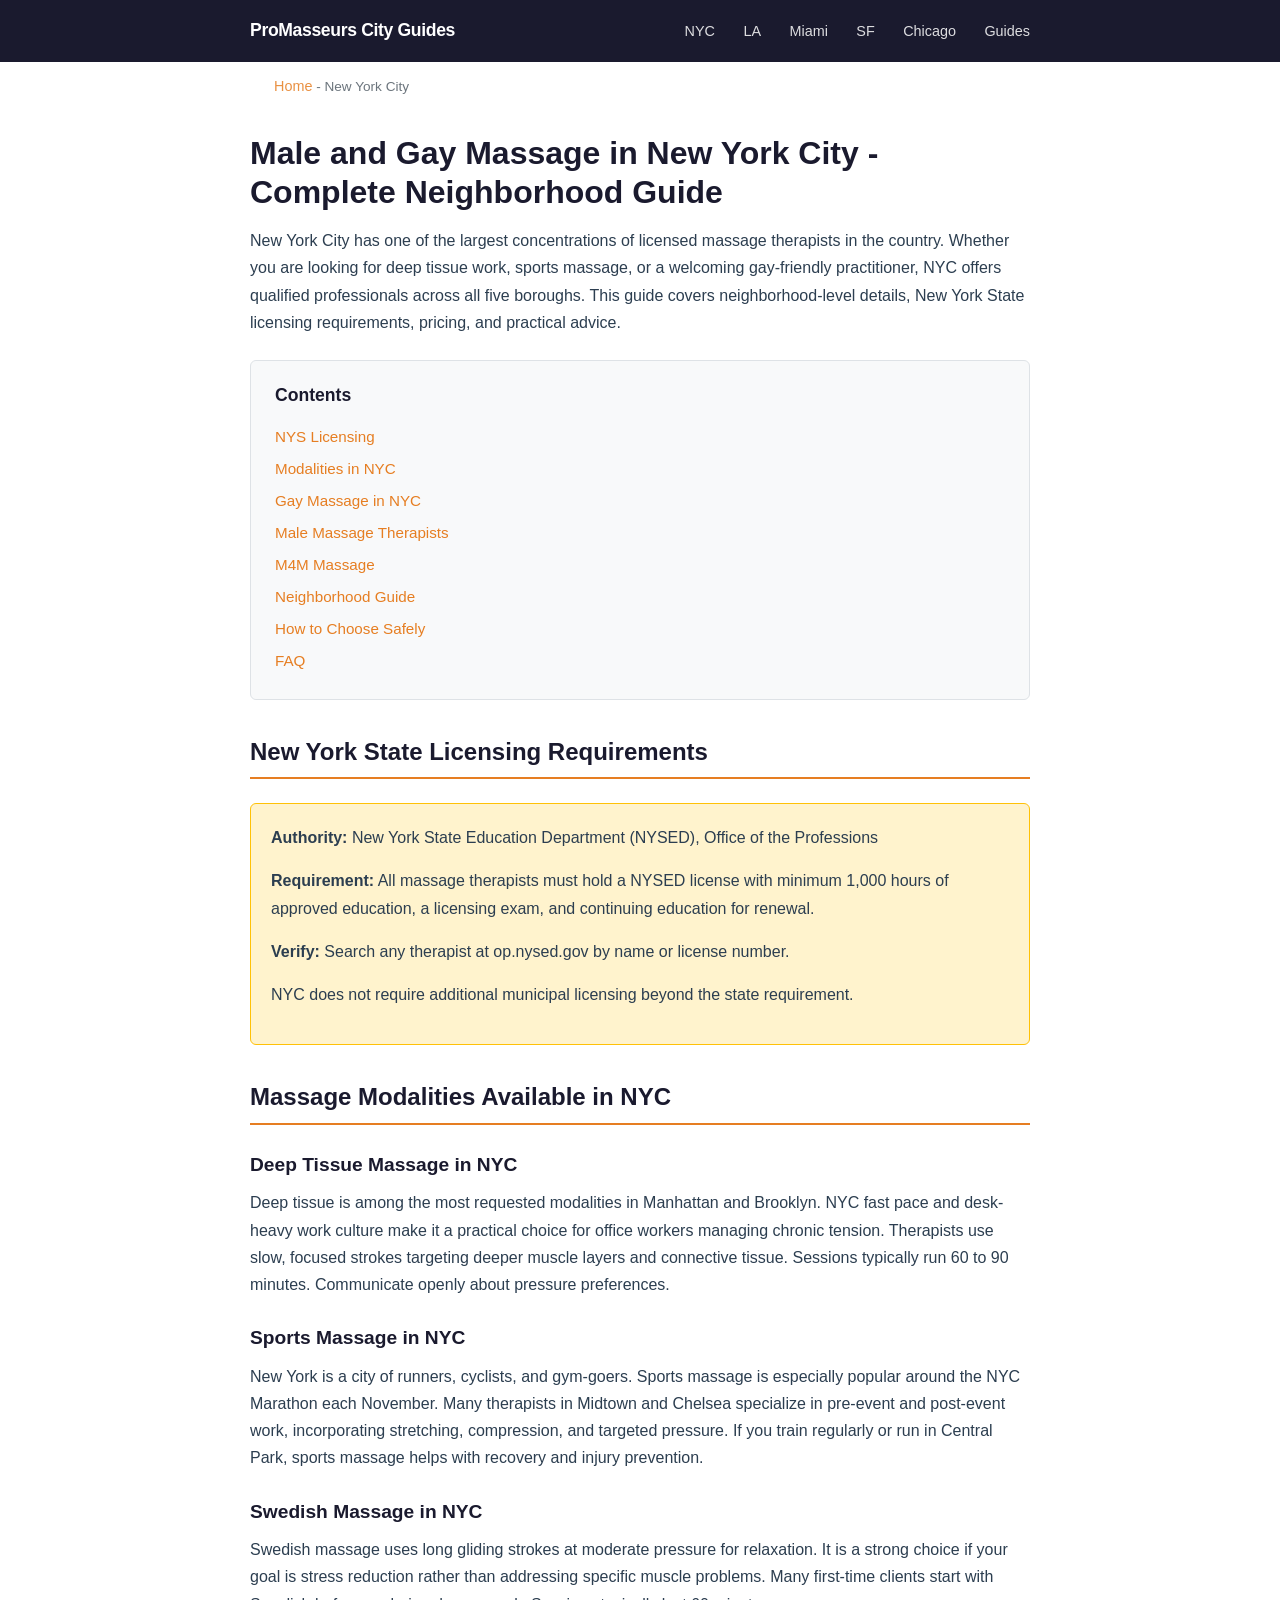
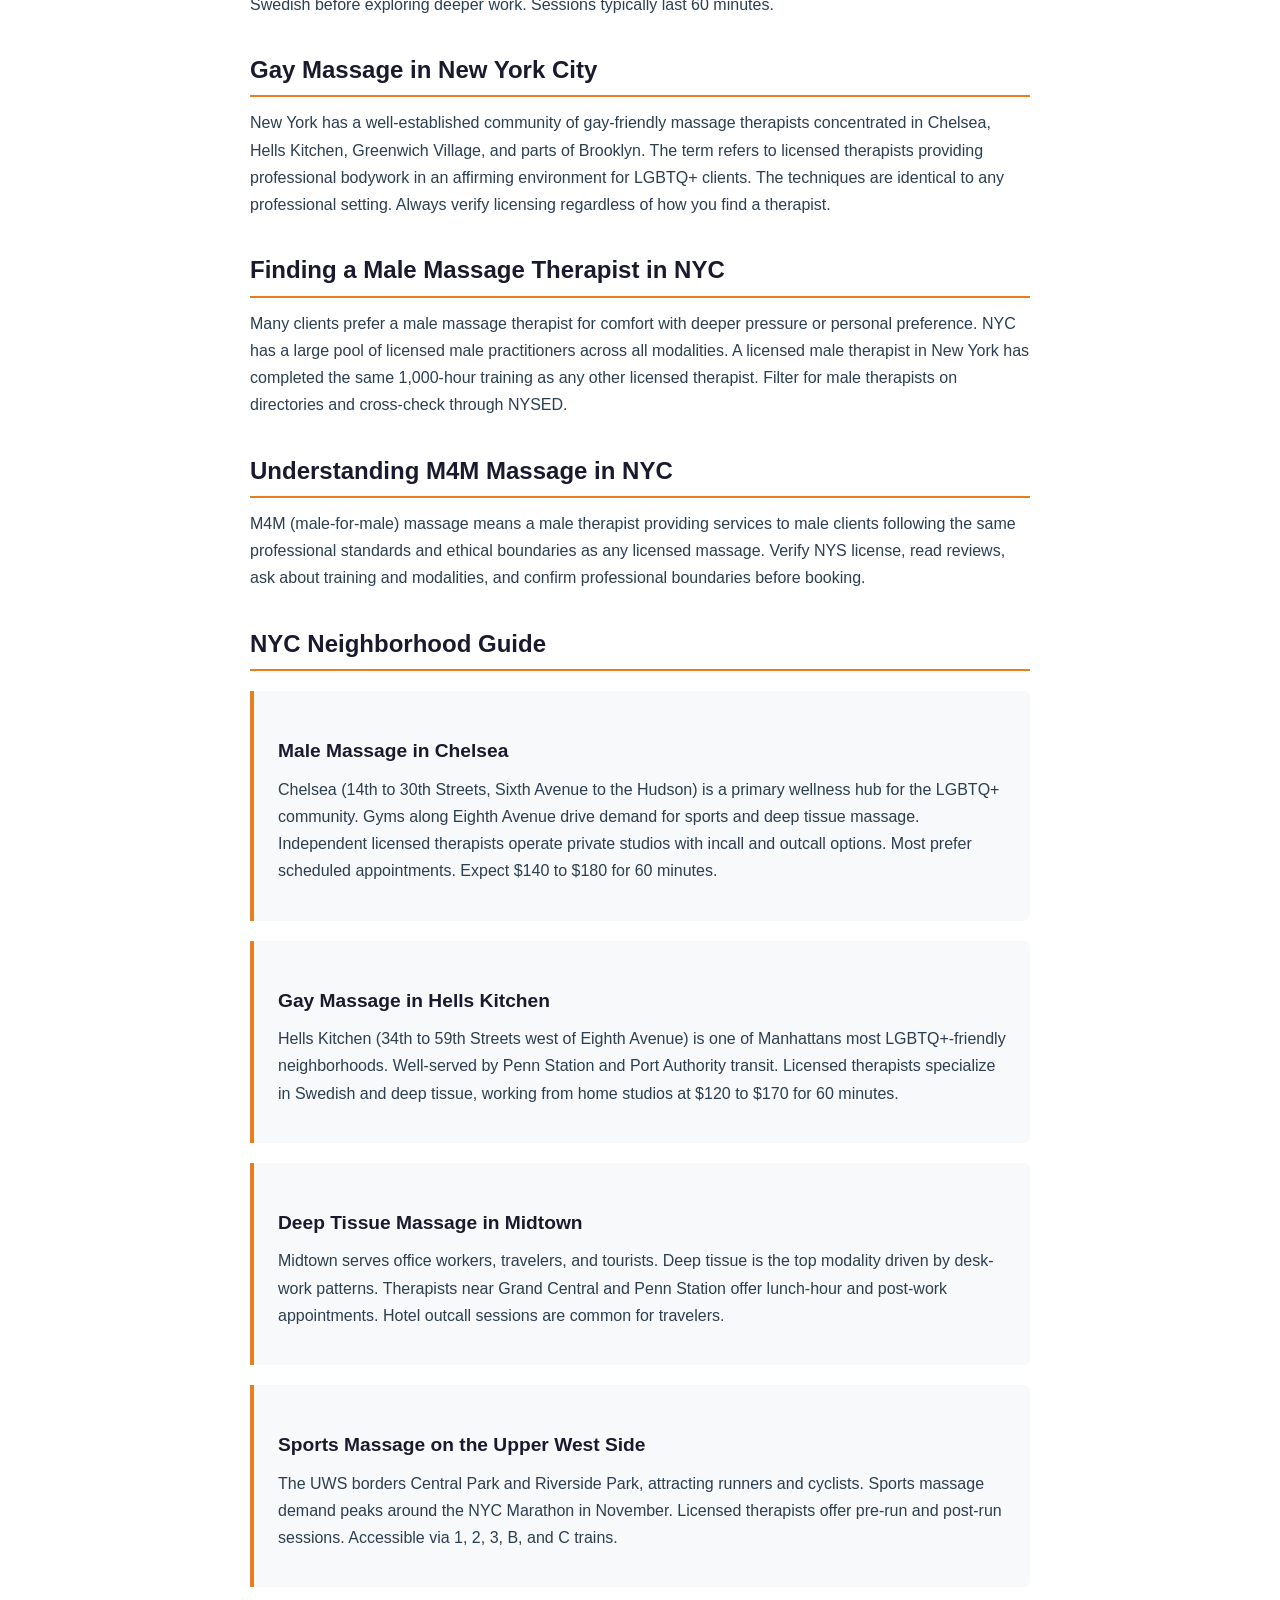
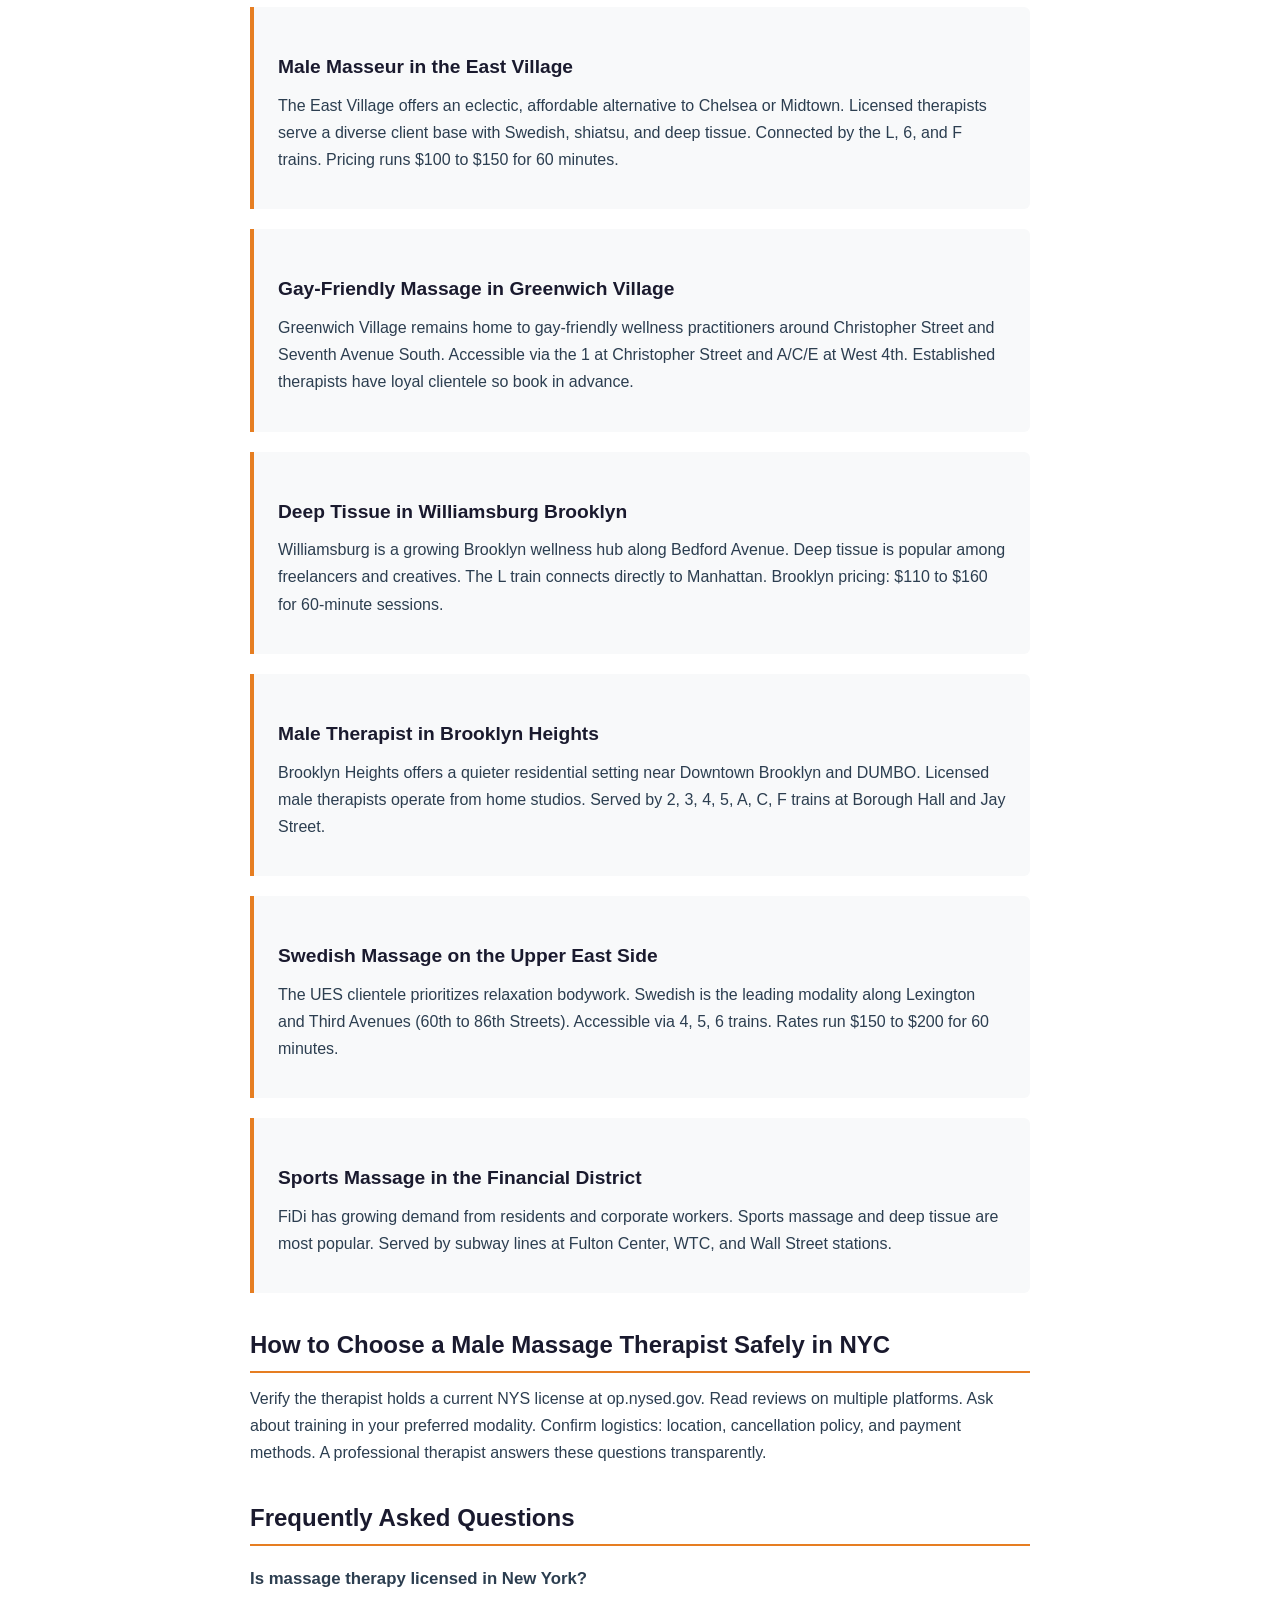
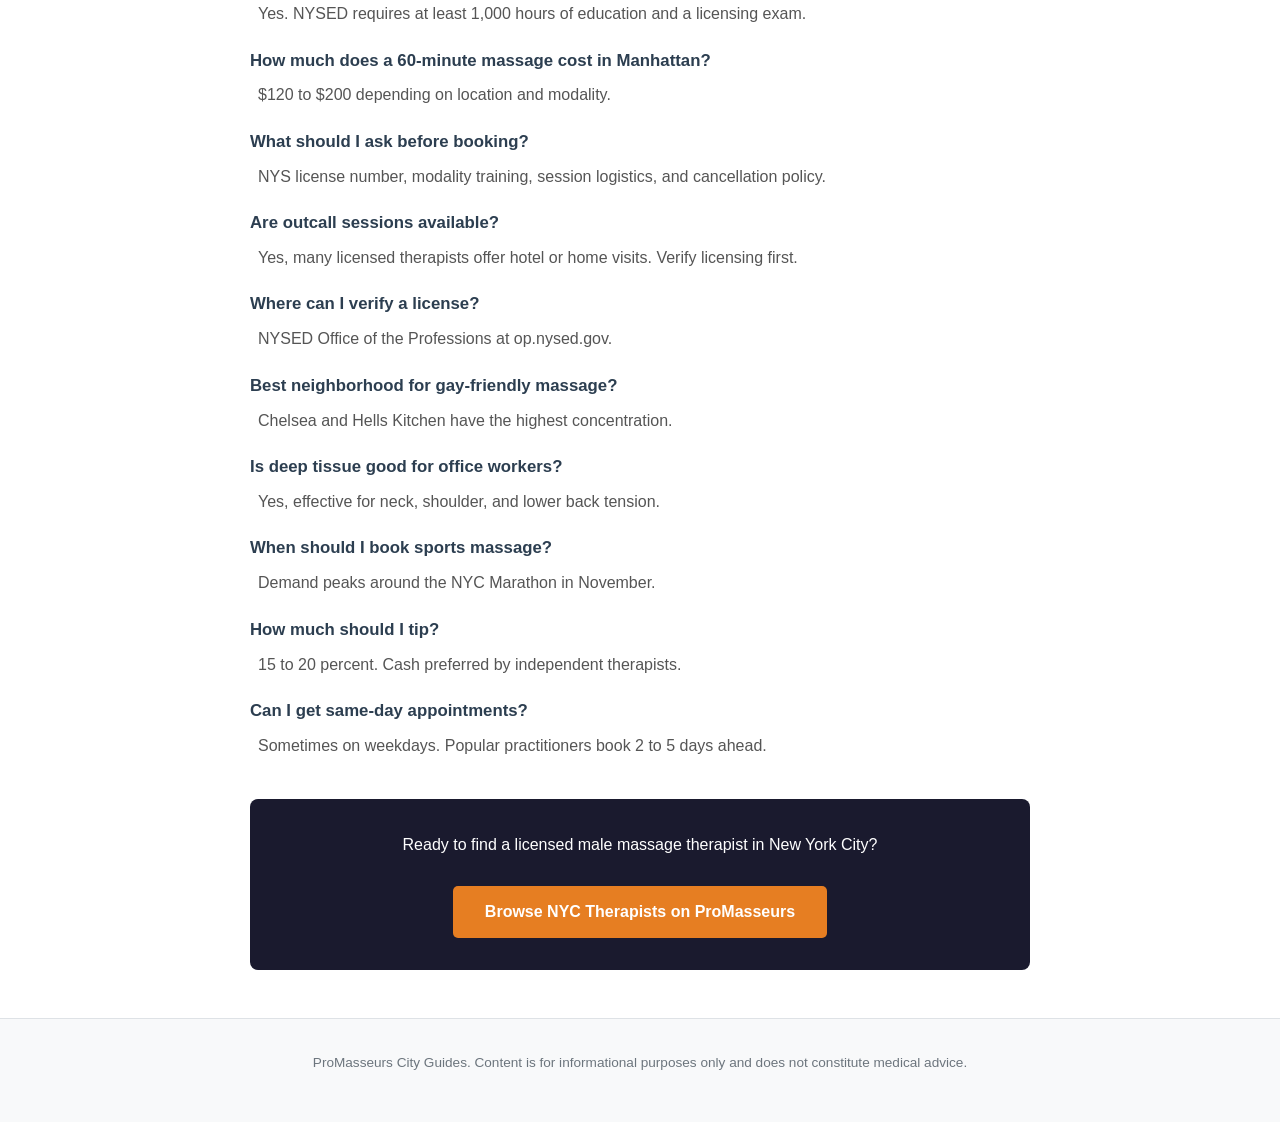
<file: cities/new-york/index.html>
<!DOCTYPE html>
<html lang="en">
<head>
<meta charset="UTF-8">
<meta name="viewport" content="width=device-width, initial-scale=1.0">
<title>Male and Gay Massage in New York City - Neighborhood Guide</title>
<meta name="description" content="Complete NYC guide to finding licensed male massage therapists. Chelsea, Hells Kitchen, Upper West Side, Williamsburg and more.">
<link rel="canonical" href="https://masseurspro.github.io/promasseurs-city-intent-guides/cities/new-york/">
<meta property="og:title" content="Male and Gay Massage in NYC - Neighborhood Guide">
<meta property="og:description" content="NYC guide to finding licensed male massage therapists by neighborhood.">
<meta property="og:type" content="article">
<meta property="og:url" content="https://masseurspro.github.io/promasseurs-city-intent-guides/cities/new-york/">
<link rel="stylesheet" href="https://masseurspro.github.io/promasseurs-city-intent-guides/style.css">
</head>
<body>
<header><div class="container"><a href="https://masseurspro.github.io/promasseurs-city-intent-guides/" class="site-title">ProMasseurs City Guides</a><nav><a href="https://masseurspro.github.io/promasseurs-city-intent-guides/cities/new-york/">NYC</a> <a href="https://masseurspro.github.io/promasseurs-city-intent-guides/cities/los-angeles/">LA</a> <a href="https://masseurspro.github.io/promasseurs-city-intent-guides/cities/miami/">Miami</a> <a href="https://masseurspro.github.io/promasseurs-city-intent-guides/cities/san-francisco/">SF</a> <a href="https://masseurspro.github.io/promasseurs-city-intent-guides/cities/chicago/">Chicago</a> <a href="https://masseurspro.github.io/promasseurs-city-intent-guides/guides/">Guides</a></nav></div></header>
<main class="container">
<nav class="breadcrumb" aria-label="Breadcrumb"><a href="https://masseurspro.github.io/promasseurs-city-intent-guides/">Home</a> - New York City</nav>
<h1>Male and Gay Massage in New York City - Complete Neighborhood Guide</h1>
<p>New York City has one of the largest concentrations of licensed massage therapists in the country. Whether you are looking for deep tissue work, sports massage, or a welcoming gay-friendly practitioner, NYC offers qualified professionals across all five boroughs. This guide covers neighborhood-level details, New York State licensing requirements, pricing, and practical advice.</p>
<div class="toc"><h2>Contents</h2><ul><li><a href="#licensing">NYS Licensing</a></li><li><a href="#modalities">Modalities in NYC</a></li><li><a href="#gay-massage">Gay Massage in NYC</a></li><li><a href="#male-therapist">Male Massage Therapists</a></li><li><a href="#m4m">M4M Massage</a></li><li><a href="#neighborhoods">Neighborhood Guide</a></li><li><a href="#choosing">How to Choose Safely</a></li><li><a href="#faq">FAQ</a></li></ul></div>
<h2 id="licensing">New York State Licensing Requirements</h2>
<div class="licensing-box"><p><strong>Authority:</strong> New York State Education Department (NYSED), Office of the Professions</p><p><strong>Requirement:</strong> All massage therapists must hold a NYSED license with minimum 1,000 hours of approved education, a licensing exam, and continuing education for renewal.</p><p><strong>Verify:</strong> Search any therapist at op.nysed.gov by name or license number.</p><p>NYC does not require additional municipal licensing beyond the state requirement.</p></div>
<h2 id="modalities">Massage Modalities Available in NYC</h2>
<h3>Deep Tissue Massage in NYC</h3>
<p>Deep tissue is among the most requested modalities in Manhattan and Brooklyn. NYC fast pace and desk-heavy work culture make it a practical choice for office workers managing chronic tension. Therapists use slow, focused strokes targeting deeper muscle layers and connective tissue. Sessions typically run 60 to 90 minutes. Communicate openly about pressure preferences.</p>
<h3>Sports Massage in NYC</h3>
<p>New York is a city of runners, cyclists, and gym-goers. Sports massage is especially popular around the NYC Marathon each November. Many therapists in Midtown and Chelsea specialize in pre-event and post-event work, incorporating stretching, compression, and targeted pressure. If you train regularly or run in Central Park, sports massage helps with recovery and injury prevention.</p>
<h3>Swedish Massage in NYC</h3>
<p>Swedish massage uses long gliding strokes at moderate pressure for relaxation. It is a strong choice if your goal is stress reduction rather than addressing specific muscle problems. Many first-time clients start with Swedish before exploring deeper work. Sessions typically last 60 minutes.</p>
<h2 id="gay-massage">Gay Massage in New York City</h2>
<p>New York has a well-established community of gay-friendly massage therapists concentrated in Chelsea, Hells Kitchen, Greenwich Village, and parts of Brooklyn. The term refers to licensed therapists providing professional bodywork in an affirming environment for LGBTQ+ clients. The techniques are identical to any professional setting. Always verify licensing regardless of how you find a therapist.</p>
<h2 id="male-therapist">Finding a Male Massage Therapist in NYC</h2>
<p>Many clients prefer a male massage therapist for comfort with deeper pressure or personal preference. NYC has a large pool of licensed male practitioners across all modalities. A licensed male therapist in New York has completed the same 1,000-hour training as any other licensed therapist. Filter for male therapists on directories and cross-check through NYSED.</p>
<h2 id="m4m">Understanding M4M Massage in NYC</h2>
<p>M4M (male-for-male) massage means a male therapist providing services to male clients following the same professional standards and ethical boundaries as any licensed massage. Verify NYS license, read reviews, ask about training and modalities, and confirm professional boundaries before booking.</p>
<h2 id="neighborhoods">NYC Neighborhood Guide</h2>
<div class="neighborhood-section"><h3>Male Massage in Chelsea</h3><p>Chelsea (14th to 30th Streets, Sixth Avenue to the Hudson) is a primary wellness hub for the LGBTQ+ community. Gyms along Eighth Avenue drive demand for sports and deep tissue massage. Independent licensed therapists operate private studios with incall and outcall options. Most prefer scheduled appointments. Expect $140 to $180 for 60 minutes.</p></div>
<div class="neighborhood-section"><h3>Gay Massage in Hells Kitchen</h3><p>Hells Kitchen (34th to 59th Streets west of Eighth Avenue) is one of Manhattans most LGBTQ+-friendly neighborhoods. Well-served by Penn Station and Port Authority transit. Licensed therapists specialize in Swedish and deep tissue, working from home studios at $120 to $170 for 60 minutes.</p></div>
<div class="neighborhood-section"><h3>Deep Tissue Massage in Midtown</h3><p>Midtown serves office workers, travelers, and tourists. Deep tissue is the top modality driven by desk-work patterns. Therapists near Grand Central and Penn Station offer lunch-hour and post-work appointments. Hotel outcall sessions are common for travelers.</p></div>
<div class="neighborhood-section"><h3>Sports Massage on the Upper West Side</h3><p>The UWS borders Central Park and Riverside Park, attracting runners and cyclists. Sports massage demand peaks around the NYC Marathon in November. Licensed therapists offer pre-run and post-run sessions. Accessible via 1, 2, 3, B, and C trains.</p></div>
<div class="neighborhood-section"><h3>Male Masseur in the East Village</h3><p>The East Village offers an eclectic, affordable alternative to Chelsea or Midtown. Licensed therapists serve a diverse client base with Swedish, shiatsu, and deep tissue. Connected by the L, 6, and F trains. Pricing runs $100 to $150 for 60 minutes.</p></div>
<div class="neighborhood-section"><h3>Gay-Friendly Massage in Greenwich Village</h3><p>Greenwich Village remains home to gay-friendly wellness practitioners around Christopher Street and Seventh Avenue South. Accessible via the 1 at Christopher Street and A/C/E at West 4th. Established therapists have loyal clientele so book in advance.</p></div>
<div class="neighborhood-section"><h3>Deep Tissue in Williamsburg Brooklyn</h3><p>Williamsburg is a growing Brooklyn wellness hub along Bedford Avenue. Deep tissue is popular among freelancers and creatives. The L train connects directly to Manhattan. Brooklyn pricing: $110 to $160 for 60-minute sessions.</p></div>
<div class="neighborhood-section"><h3>Male Therapist in Brooklyn Heights</h3><p>Brooklyn Heights offers a quieter residential setting near Downtown Brooklyn and DUMBO. Licensed male therapists operate from home studios. Served by 2, 3, 4, 5, A, C, F trains at Borough Hall and Jay Street.</p></div>
<div class="neighborhood-section"><h3>Swedish Massage on the Upper East Side</h3><p>The UES clientele prioritizes relaxation bodywork. Swedish is the leading modality along Lexington and Third Avenues (60th to 86th Streets). Accessible via 4, 5, 6 trains. Rates run $150 to $200 for 60 minutes.</p></div>
<div class="neighborhood-section"><h3>Sports Massage in the Financial District</h3><p>FiDi has growing demand from residents and corporate workers. Sports massage and deep tissue are most popular. Served by subway lines at Fulton Center, WTC, and Wall Street stations.</p></div>
<h2 id="choosing">How to Choose a Male Massage Therapist Safely in NYC</h2>
<p>Verify the therapist holds a current NYS license at op.nysed.gov. Read reviews on multiple platforms. Ask about training in your preferred modality. Confirm logistics: location, cancellation policy, and payment methods. A professional therapist answers these questions transparently.</p>
<h2 id="faq">Frequently Asked Questions</h2>
<div class="faq-item"><h4>Is massage therapy licensed in New York?</h4><p>Yes. NYSED requires at least 1,000 hours of education and a licensing exam.</p></div>
<div class="faq-item"><h4>How much does a 60-minute massage cost in Manhattan?</h4><p>$120 to $200 depending on location and modality.</p></div>
<div class="faq-item"><h4>What should I ask before booking?</h4><p>NYS license number, modality training, session logistics, and cancellation policy.</p></div>
<div class="faq-item"><h4>Are outcall sessions available?</h4><p>Yes, many licensed therapists offer hotel or home visits. Verify licensing first.</p></div>
<div class="faq-item"><h4>Where can I verify a license?</h4><p>NYSED Office of the Professions at op.nysed.gov.</p></div>
<div class="faq-item"><h4>Best neighborhood for gay-friendly massage?</h4><p>Chelsea and Hells Kitchen have the highest concentration.</p></div>
<div class="faq-item"><h4>Is deep tissue good for office workers?</h4><p>Yes, effective for neck, shoulder, and lower back tension.</p></div>
<div class="faq-item"><h4>When should I book sports massage?</h4><p>Demand peaks around the NYC Marathon in November.</p></div>
<div class="faq-item"><h4>How much should I tip?</h4><p>15 to 20 percent. Cash preferred by independent therapists.</p></div>
<div class="faq-item"><h4>Can I get same-day appointments?</h4><p>Sometimes on weekdays. Popular practitioners book 2 to 5 days ahead.</p></div>
<div class="cta-block"><p>Ready to find a licensed male massage therapist in New York City?</p><a href="https://promasseurs.com/Browse?city=New+York%2C+NY&utm_source=github&utm_medium=referral&utm_campaign=promasseurs_github_2026&utm_content=cityguide_nyc">Browse NYC Therapists on ProMasseurs</a></div>
</main>
<footer><div class="container"><p>ProMasseurs City Guides. Content is for informational purposes only and does not constitute medical advice.</p></div></footer>
</body>
</html>
</file>
<file: style.css>
/* ProMasseurs City Intent Guides - Stylesheet */
:root{--primary:#1a1a2e;--accent:#e67e22;--text:#2c3e50;--light-bg:#f8f9fa;--border:#dee2e6;--white:#fff;--max-width:820px}
*,*::before,*::after{box-sizing:border-box;margin:0;padding:0}
html{font-size:16px;scroll-behavior:smooth}
body{font-family:-apple-system,BlinkMacSystemFont,"Segoe UI",Roboto,"Helvetica Neue",Arial,sans-serif;line-height:1.7;color:var(--text);background:var(--white)}
.container{max-width:var(--max-width);margin:0 auto;padding:0 1.25rem}
header{background:var(--primary);color:var(--white);padding:1rem 0;position:sticky;top:0;z-index:100}
header .container{display:flex;align-items:center;justify-content:space-between}
header a{color:var(--white);text-decoration:none}
.site-title{font-size:1.1rem;font-weight:700;letter-spacing:-0.02em}
nav a{margin-left:1.5rem;font-size:0.9rem;opacity:0.85;transition:opacity 0.2s}
nav a:hover{opacity:1}
.breadcrumb{font-size:0.85rem;padding:0.75rem 0;color:#6c757d}
.breadcrumb a{color:var(--accent);text-decoration:none}
.breadcrumb a:hover{text-decoration:underline}
h1{font-size:2rem;line-height:1.2;margin:1.5rem 0 1rem;color:var(--primary)}
h2{font-size:1.5rem;margin:2rem 0 0.75rem;color:var(--primary);border-bottom:2px solid var(--accent);padding-bottom:0.3rem}
h3{font-size:1.2rem;margin:1.5rem 0 0.5rem;color:var(--primary)}
h4{font-size:1.05rem;margin:1.2rem 0 0.4rem}
p{margin-bottom:1rem}
.toc{background:var(--light-bg);border:1px solid var(--border);border-radius:6px;padding:1.25rem 1.5rem;margin:1.5rem 0}
.toc h2{font-size:1.1rem;margin:0 0 0.75rem;border:none;padding:0}
.toc ul{list-style:none;padding-left:0}
.toc li{margin:0.3rem 0}
.toc a{color:var(--accent);text-decoration:none;font-size:0.95rem}
.toc a:hover{text-decoration:underline}
.neighborhood-section{background:var(--light-bg);border-left:4px solid var(--accent);padding:1.25rem 1.5rem;margin:1.25rem 0;border-radius:0 6px 6px 0}
.cta-block{background:var(--primary);color:var(--white);text-align:center;padding:2rem;border-radius:8px;margin:2.5rem 0}
.cta-block a{display:inline-block;background:var(--accent);color:var(--white);padding:0.75rem 2rem;border-radius:5px;text-decoration:none;font-weight:600;margin-top:0.75rem;transition:background 0.2s}
.cta-block a:hover{background:#d35400}
.faq-item{margin:1rem 0}
.faq-item h4{cursor:default}
.faq-item p{padding-left:0.5rem;color:#555}
.licensing-box{background:#fff3cd;border:1px solid #ffc107;border-radius:6px;padding:1.25rem;margin:1.5rem 0}
.comparison-table{width:100%;border-collapse:collapse;margin:1.5rem 0}
.comparison-table th,.comparison-table td{padding:0.75rem 1rem;border:1px solid var(--border);text-align:left}
.comparison-table th{background:var(--primary);color:var(--white)}
.comparison-table tr:nth-child(even){background:var(--light-bg)}
.guide-grid{display:grid;grid-template-columns:repeat(auto-fill,minmax(280px,1fr));gap:1.25rem;margin:1.5rem 0}
.guide-card{border:1px solid var(--border);border-radius:8px;padding:1.25rem;transition:box-shadow 0.2s}
.guide-card:hover{box-shadow:0 2px 12px rgba(0,0,0,0.08)}
.guide-card h3{margin-top:0;font-size:1.1rem}
.guide-card a{color:var(--accent);text-decoration:none;font-weight:600}
footer{background:var(--light-bg);border-top:1px solid var(--border);padding:2rem 0;margin-top:3rem;text-align:center;font-size:0.85rem;color:#6c757d}
@media(max-width:600px){h1{font-size:1.5rem}h2{font-size:1.25rem}.guide-grid{grid-template-columns:1fr}nav a{margin-left:1rem;font-size:0.8rem}}
@media print{header,footer,.cta-block,.toc{display:none}body{font-size:12pt}}
</file>
